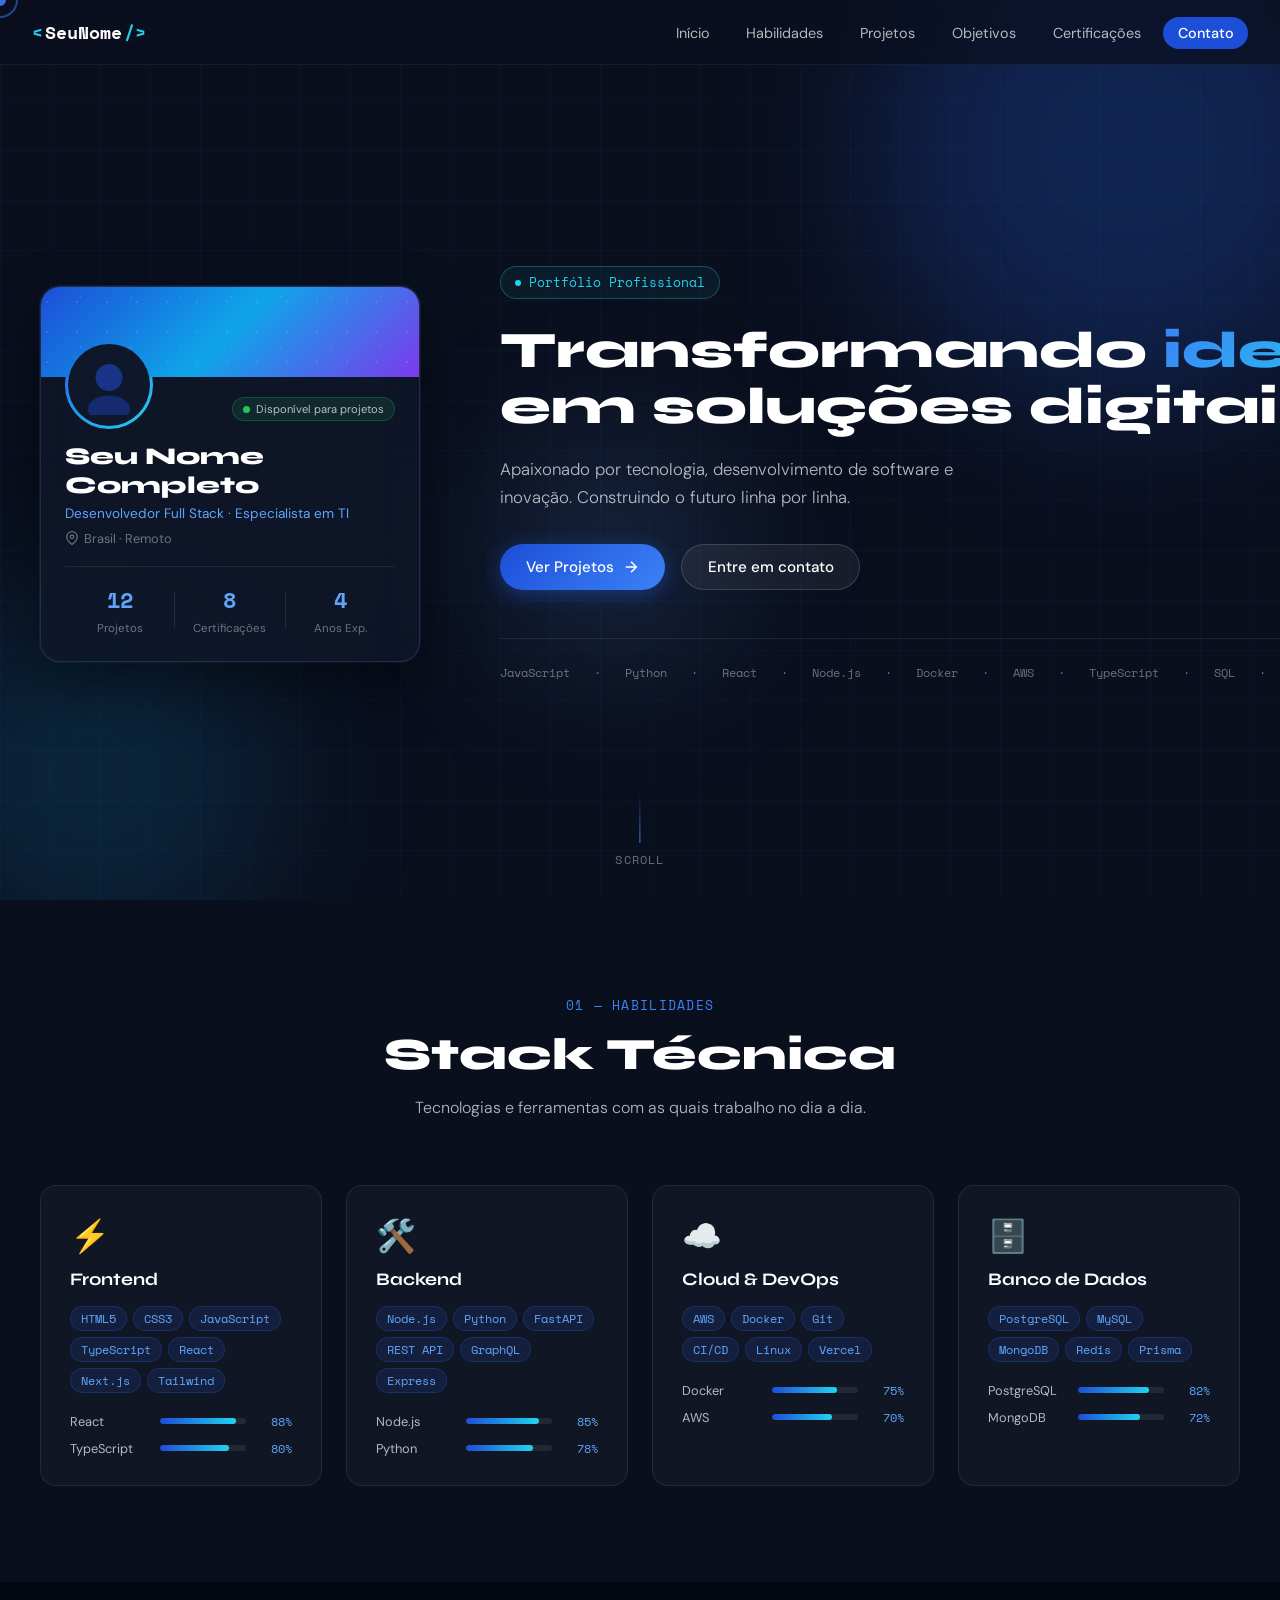
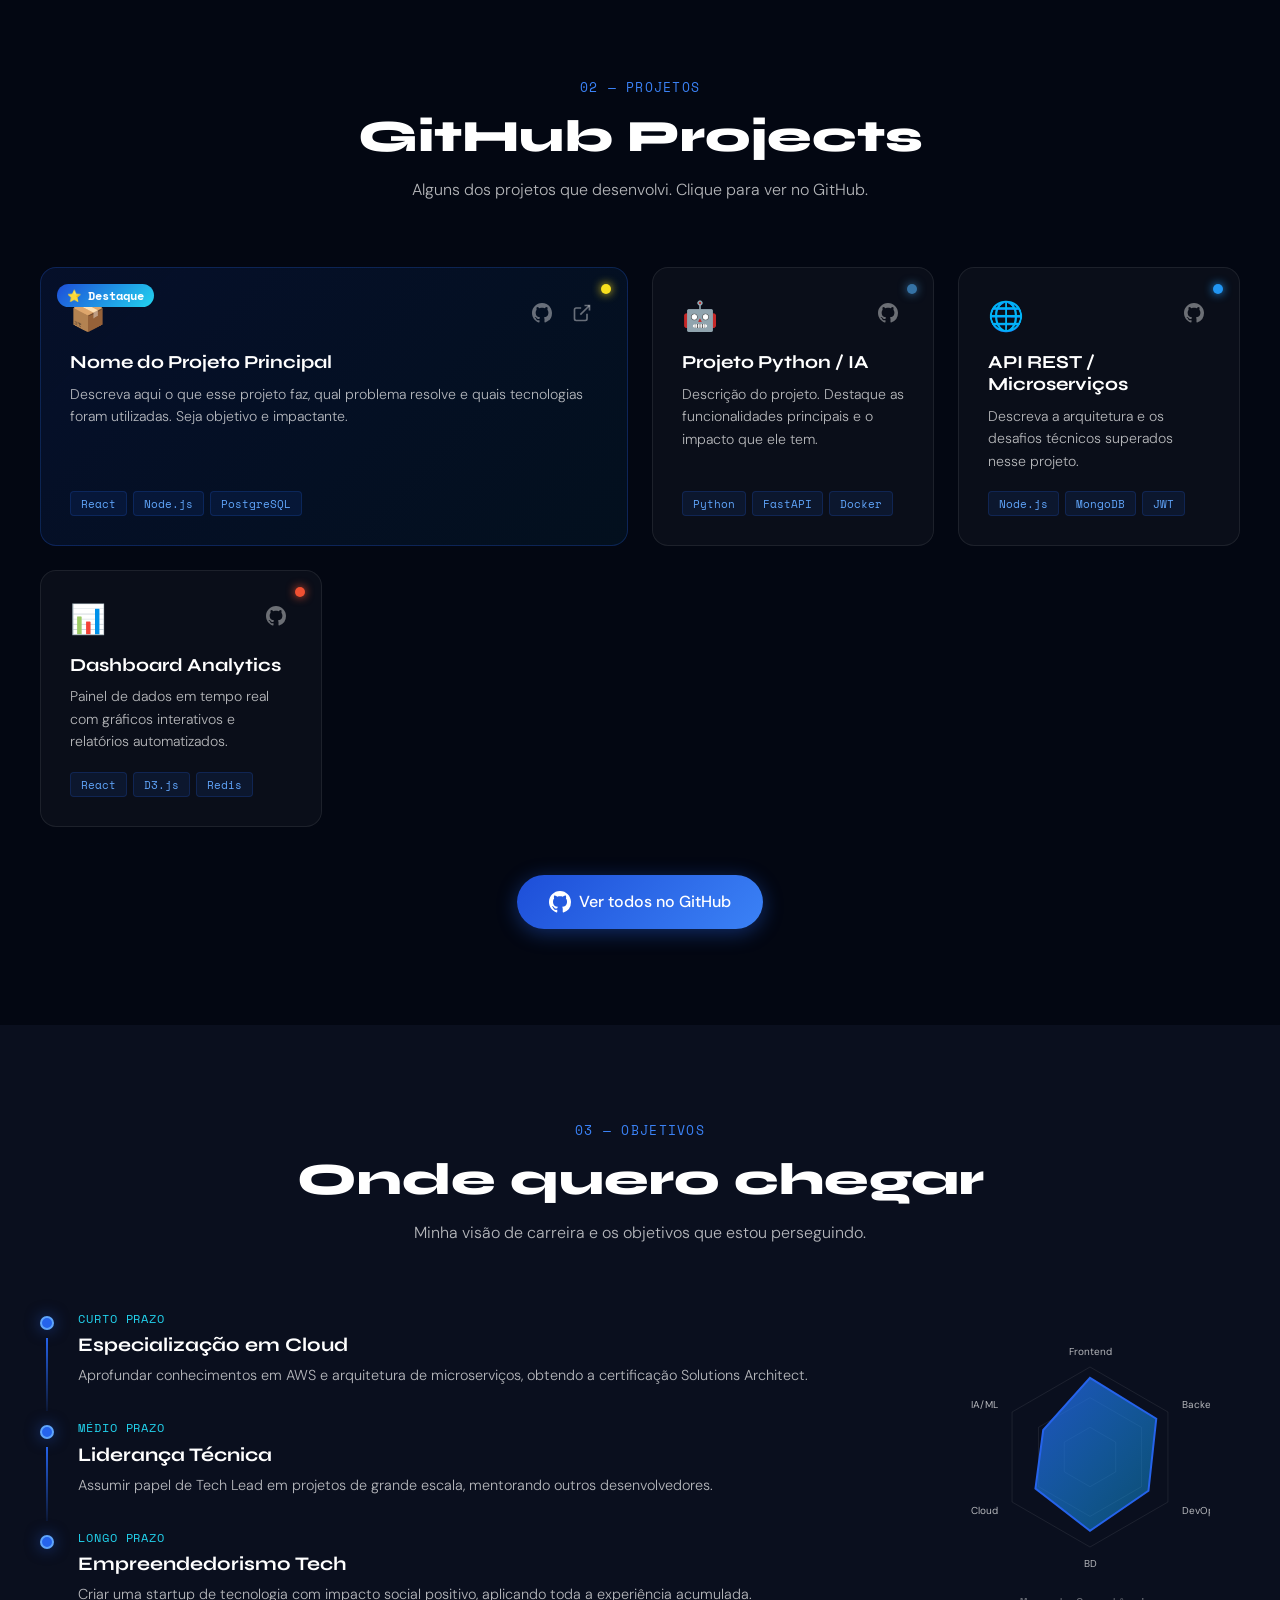
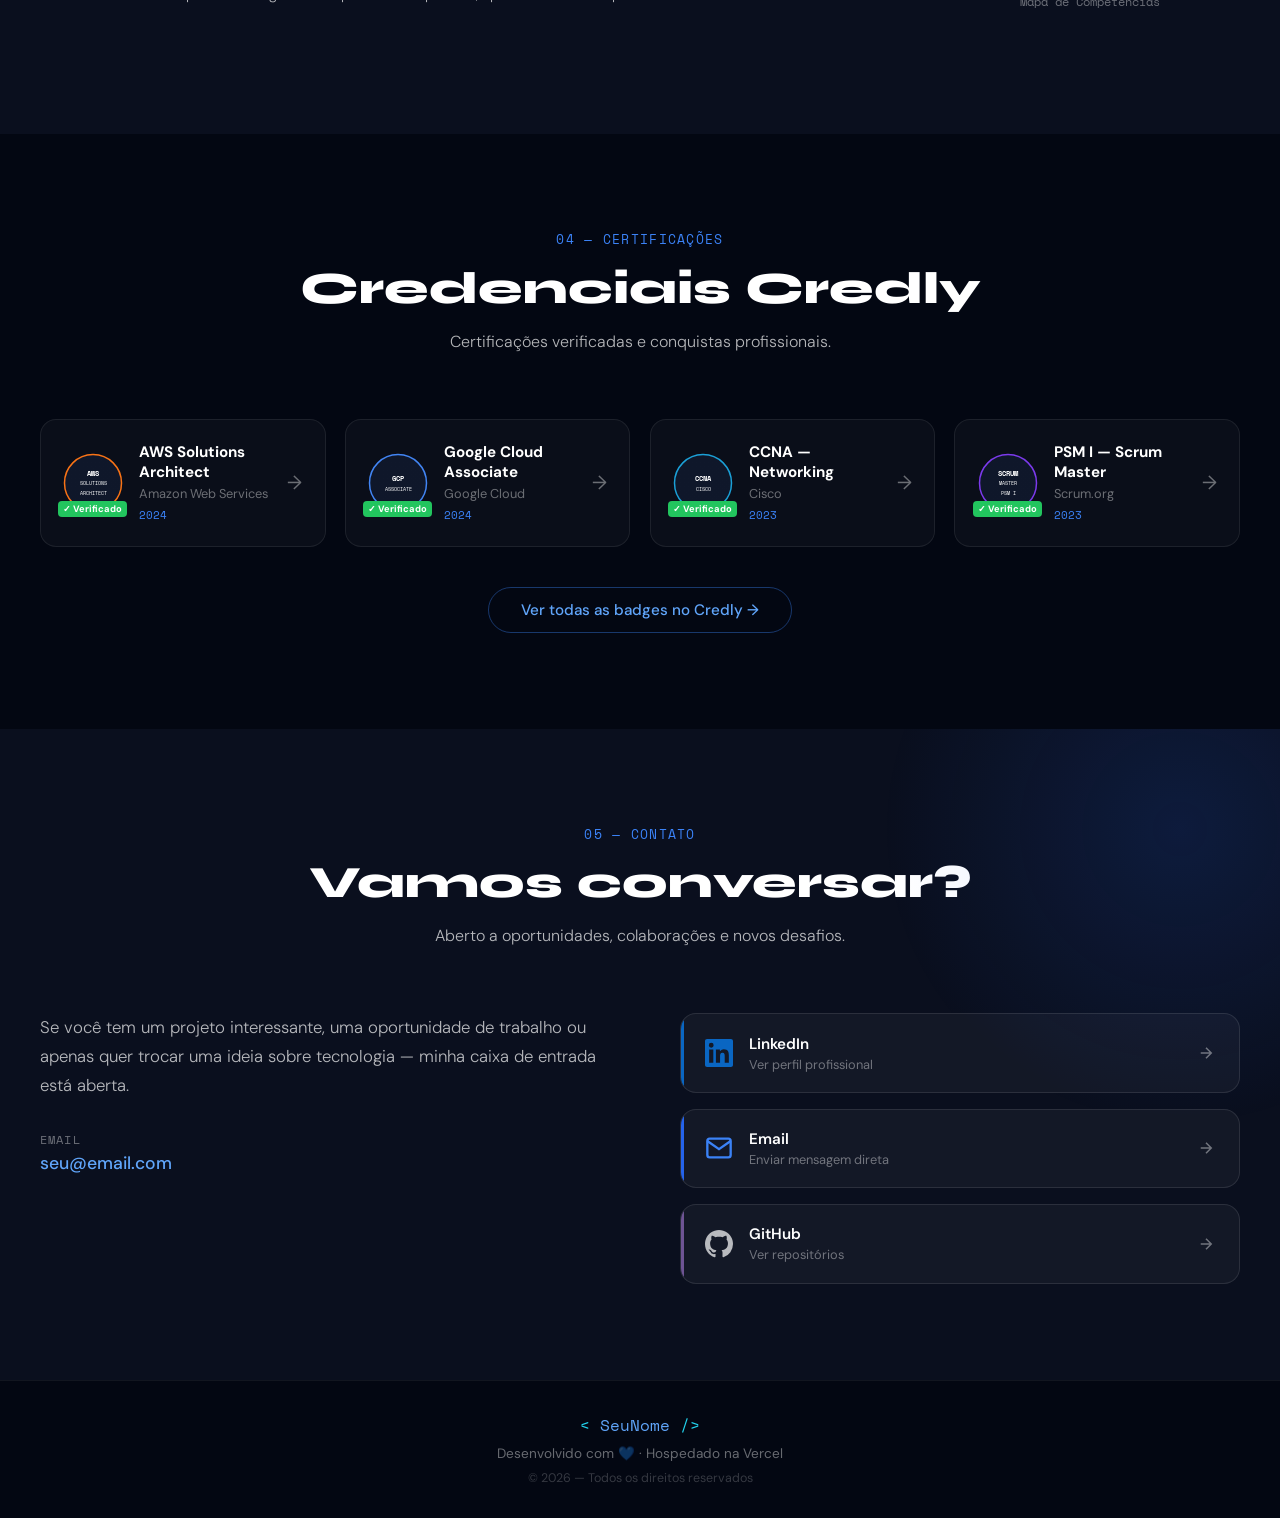
<file: index.html>
<!DOCTYPE html>
<html lang="pt-BR">
<head>
  <meta charset="UTF-8" />
  <meta name="viewport" content="width=device-width, initial-scale=1.0" />
  <title id="pageTitle">Portfólio</title>
  <link rel="preconnect" href="https://fonts.googleapis.com" />
  <link rel="preconnect" href="https://fonts.gstatic.com" crossorigin />
  <link href="https://fonts.googleapis.com/css2?family=Space+Mono:wght@400;700&family=Syne:wght@400;600;700;800&family=DM+Sans:ital,wght@0,300;0,400;0,500;1,300&display=swap" rel="stylesheet" />
  <link rel="stylesheet" href="style.css" />
  <script src="config.js"></script>
</head>
<body>

  <div class="cursor" id="cursor"></div>
  <div class="cursor-trail" id="cursorTrail"></div>

  <!-- NAVBAR -->
  <nav class="navbar" id="navbar">
    <div class="nav-logo">
      <span class="logo-bracket">&lt;</span>
      <span class="logo-name" id="navName"></span>
      <span class="logo-bracket">/&gt;</span>
    </div>
    <ul class="nav-links">
      <li><a href="#hero"           class="nav-link">Início</a></li>
      <li><a href="#skills"         class="nav-link">Habilidades</a></li>
      <li><a href="#projects"       class="nav-link">Projetos</a></li>
      <li><a href="#goals"          class="nav-link">Objetivos</a></li>
      <li><a href="#certifications" class="nav-link">Certificações</a></li>
      <li><a href="#contact"        class="nav-link nav-cta">Contato</a></li>
    </ul>
    <button class="hamburger" id="hamburger" aria-label="Menu">
      <span></span><span></span><span></span>
    </button>
  </nav>

  <!-- HERO -->
  <section class="hero" id="hero">
    <div class="hero-bg-grid"></div>
    <div class="hero-orb hero-orb-1"></div>
    <div class="hero-orb hero-orb-2"></div>
    <div class="hero-orb hero-orb-3"></div>
    <div class="hero-content">

      <div class="profile-card" id="profileCard">
        <div class="profile-banner"><div class="banner-pattern"></div></div>
        <div class="profile-avatar-wrap">
          <div class="avatar-ring">
            <div class="avatar-inner" id="avatarInner"></div>
          </div>
          <div class="status-badge">
            <span class="status-dot"></span>
            <span id="profileStatus"></span>
          </div>
        </div>
        <div class="profile-info">
          <h1 class="profile-name"  id="profileName"></h1>
          <p  class="profile-title" id="profileTitle"></p>
          <p  class="profile-location">
            <svg viewBox="0 0 24 24" fill="none" stroke="currentColor" stroke-width="2" width="14" height="14">
              <path d="M21 10c0 7-9 13-9 13s-9-6-9-13a9 9 0 0118 0z"/>
              <circle cx="12" cy="10" r="3"/>
            </svg>
            <span id="profileLocation"></span>
          </p>
          <div class="profile-stats">
            <div class="stat"><span class="stat-num" id="statProjects"></span><span class="stat-label">Projetos</span></div>
            <div class="stat-divider"></div>
            <div class="stat"><span class="stat-num" id="statCerts"></span><span class="stat-label">Certificações</span></div>
            <div class="stat-divider"></div>
            <div class="stat"><span class="stat-num" id="statYears"></span><span class="stat-label">Anos Exp.</span></div>
          </div>
        </div>
      </div>

      <div class="hero-text">
        <div class="hero-tag"><span class="tag-dot"></span>Portfólio Profissional</div>
        <h2 class="hero-headline" id="heroHeadline"></h2>
        <p  class="hero-sub"      id="heroSub"></p>
        <div class="hero-actions">
          <a href="#projects" class="btn btn-primary">
            <span>Ver Projetos</span>
            <svg viewBox="0 0 24 24" fill="none" stroke="currentColor" stroke-width="2" width="18"><path d="M5 12h14M12 5l7 7-7 7"/></svg>
          </a>
          <a href="#contact" class="btn btn-ghost">Entre em contato</a>
        </div>
        <div class="tech-ticker">
          <div class="ticker-track" id="tickerTrack"></div>
        </div>
      </div>
    </div>
    <div class="scroll-hint">
      <div class="scroll-line"></div>
      <span>scroll</span>
    </div>
  </section>

  <!-- HABILIDADES -->
  <section class="section" id="skills">
    <div class="container">
      <div class="section-header">
        <div class="section-tag">01 — Habilidades</div>
        <h2 class="section-title">Stack Técnica</h2>
        <p class="section-desc">Tecnologias e ferramentas com as quais trabalho no dia a dia.</p>
      </div>
      <div class="skills-grid" id="skillsGrid"></div>
    </div>
  </section>

  <!-- PROJETOS -->
  <section class="section section-dark" id="projects">
    <div class="container">
      <div class="section-header">
        <div class="section-tag">02 — Projetos</div>
        <h2 class="section-title">GitHub Projects</h2>
        <p class="section-desc">Alguns dos projetos que desenvolvi. Clique para ver no GitHub.</p>
      </div>
      <div class="projects-grid" id="projectsGrid"></div>
      <div class="projects-cta">
        <a id="githubAllBtn" href="#" target="_blank" class="btn btn-primary btn-lg">
          <svg viewBox="0 0 24 24" fill="currentColor" width="22"><path d="M12 0C5.37 0 0 5.37 0 12c0 5.31 3.435 9.795 8.205 11.385.6.105.825-.255.825-.57 0-.285-.015-1.23-.015-2.235-3.015.555-3.795-.735-4.035-1.41-.135-.345-.72-1.41-1.23-1.695-.42-.225-1.02-.78-.015-.795.945-.015 1.62.87 1.845 1.23 1.08 1.815 2.805 1.305 3.495.99.105-.78.42-1.305.765-1.605-2.67-.3-5.46-1.335-5.46-5.925 0-1.305.465-2.385 1.23-3.225-.12-.3-.54-1.53.12-3.18 0 0 1.005-.315 3.3 1.23.96-.27 1.98-.405 3-.405s2.04.135 3 .405c2.295-1.56 3.3-1.23 3.3-1.23.66 1.65.24 2.88.12 3.18.765.84 1.23 1.905 1.23 3.225 0 4.605-2.805 5.625-5.475 5.925.435.375.81 1.095.81 2.22 0 1.605-.015 2.895-.015 3.3 0 .315.225.69.825.57A12.02 12.02 0 0024 12c0-6.63-5.37-12-12-12z"/></svg>
          Ver todos no GitHub
        </a>
      </div>
    </div>
  </section>

  <!-- OBJETIVOS -->
  <section class="section" id="goals">
    <div class="container">
      <div class="section-header">
        <div class="section-tag">03 — Objetivos</div>
        <h2 class="section-title">Onde quero chegar</h2>
        <p class="section-desc">Minha visão de carreira e os objetivos que estou perseguindo.</p>
      </div>
      <div class="goals-layout">
        <div class="goals-timeline" id="goalsTimeline"></div>
        <div class="goals-visual">
          <div class="radar-wrap">
            <svg class="radar-chart" viewBox="0 0 240 240" id="radarSvg"></svg>
            <div class="radar-label">Mapa de Competências</div>
          </div>
        </div>
      </div>
    </div>
  </section>

  <!-- CERTIFICAÇÕES -->
  <section class="section section-dark" id="certifications">
    <div class="container">
      <div class="section-header">
        <div class="section-tag">04 — Certificações</div>
        <h2 class="section-title">Credenciais Credly</h2>
        <p class="section-desc">Certificações verificadas e conquistas profissionais.</p>
      </div>
      <div class="certs-grid" id="certsGrid"></div>
      <div class="certs-cta">
        <a id="credlyAllBtn" href="#" target="_blank" class="btn btn-outline">
          Ver todas as badges no Credly →
        </a>
      </div>
    </div>
  </section>

  <!-- CONTATO -->
  <section class="section contact-section" id="contact">
    <div class="contact-bg-orb"></div>
    <div class="container">
      <div class="section-header">
        <div class="section-tag">05 — Contato</div>
        <h2 class="section-title">Vamos conversar?</h2>
        <p class="section-desc">Aberto a oportunidades, colaborações e novos desafios.</p>
      </div>
      <div class="contact-layout">
        <div class="contact-info">
          <p class="contact-intro">
            Se você tem um projeto interessante, uma oportunidade de trabalho ou apenas quer trocar uma ideia sobre tecnologia — minha caixa de entrada está aberta.
          </p>
          <div class="contact-email-display">
            <span class="email-label">Email</span>
            <a id="emailLink" href="#" class="email-link"></a>
          </div>
        </div>
        <div class="contact-buttons">

          <a id="linkedinBtn" href="#" target="_blank" class="contact-btn linkedin-btn">
            <div class="contact-btn-icon">
              <svg viewBox="0 0 24 24" fill="currentColor" width="28" height="28"><path d="M20.447 20.452h-3.554v-5.569c0-1.328-.027-3.037-1.852-3.037-1.853 0-2.136 1.445-2.136 2.939v5.667H9.351V9h3.414v1.561h.046c.477-.9 1.637-1.85 3.37-1.85 3.601 0 4.267 2.37 4.267 5.455v6.286zM5.337 7.433a2.062 2.062 0 01-2.063-2.065 2.064 2.064 0 112.063 2.065zm1.782 13.019H3.555V9h3.564v11.452zM22.225 0H1.771C.792 0 0 .774 0 1.729v20.542C0 23.227.792 24 1.771 24h20.451C23.2 24 24 23.227 24 22.271V1.729C24 .774 23.2 0 22.222 0h.003z"/></svg>
            </div>
            <div class="contact-btn-text">
              <span class="contact-btn-label">LinkedIn</span>
              <span class="contact-btn-sub">Ver perfil profissional</span>
            </div>
            <svg viewBox="0 0 24 24" fill="none" stroke="currentColor" stroke-width="2" width="18" class="contact-btn-arrow"><path d="M5 12h14M12 5l7 7-7 7"/></svg>
          </a>

          <a id="emailBtn" href="#" class="contact-btn email-btn">
            <div class="contact-btn-icon">
              <svg viewBox="0 0 24 24" fill="none" stroke="currentColor" stroke-width="2" width="28" height="28">
                <path d="M4 4h16c1.1 0 2 .9 2 2v12c0 1.1-.9 2-2 2H4c-1.1 0-2-.9-2-2V6c0-1.1.9-2 2-2z"/>
                <polyline points="22,6 12,13 2,6"/>
              </svg>
            </div>
            <div class="contact-btn-text">
              <span class="contact-btn-label">Email</span>
              <span class="contact-btn-sub">Enviar mensagem direta</span>
            </div>
            <svg viewBox="0 0 24 24" fill="none" stroke="currentColor" stroke-width="2" width="18" class="contact-btn-arrow"><path d="M5 12h14M12 5l7 7-7 7"/></svg>
          </a>

          <a id="githubBtn" href="#" target="_blank" class="contact-btn github-btn">
            <div class="contact-btn-icon">
              <svg viewBox="0 0 24 24" fill="currentColor" width="28" height="28"><path d="M12 0C5.37 0 0 5.37 0 12c0 5.31 3.435 9.795 8.205 11.385.6.105.825-.255.825-.57 0-.285-.015-1.23-.015-2.235-3.015.555-3.795-.735-4.035-1.41-.135-.345-.72-1.41-1.23-1.695-.42-.225-1.02-.78-.015-.795.945-.015 1.62.87 1.845 1.23 1.08 1.815 2.805 1.305 3.495.99.105-.78.42-1.305.765-1.605-2.67-.3-5.46-1.335-5.46-5.925 0-1.305.465-2.385 1.23-3.225-.12-.3-.54-1.53.12-3.18 0 0 1.005-.315 3.3 1.23.96-.27 1.98-.405 3-.405s2.04.135 3 .405c2.295-1.56 3.3-1.23 3.3-1.23.66 1.65.24 2.88.12 3.18.765.84 1.23 1.905 1.23 3.225 0 4.605-2.805 5.625-5.475 5.925.435.375.81 1.095.81 2.22 0 1.605-.015 2.895-.015 3.3 0 .315.225.69.825.57A12.02 12.02 0 0024 12c0-6.63-5.37-12-12-12z"/></svg>
            </div>
            <div class="contact-btn-text">
              <span class="contact-btn-label">GitHub</span>
              <span class="contact-btn-sub">Ver repositórios</span>
            </div>
            <svg viewBox="0 0 24 24" fill="none" stroke="currentColor" stroke-width="2" width="18" class="contact-btn-arrow"><path d="M5 12h14M12 5l7 7-7 7"/></svg>
          </a>

        </div>
      </div>
    </div>
  </section>

  <!-- FOOTER -->
  <footer class="footer">
    <div class="container">
      <div class="footer-inner">
        <div class="footer-logo">
          <span class="logo-bracket">&lt;</span>
          <span id="footerName"></span>
          <span class="logo-bracket">/&gt;</span>
        </div>
        <p class="footer-text">Desenvolvido com 💙 · Hospedado na Vercel</p>
        <p class="footer-copy">© <span id="footerYear"></span> — Todos os direitos reservados</p>
      </div>
    </div>
  </footer>

  <script src="script.js"></script>
</body>
</html>
</file>
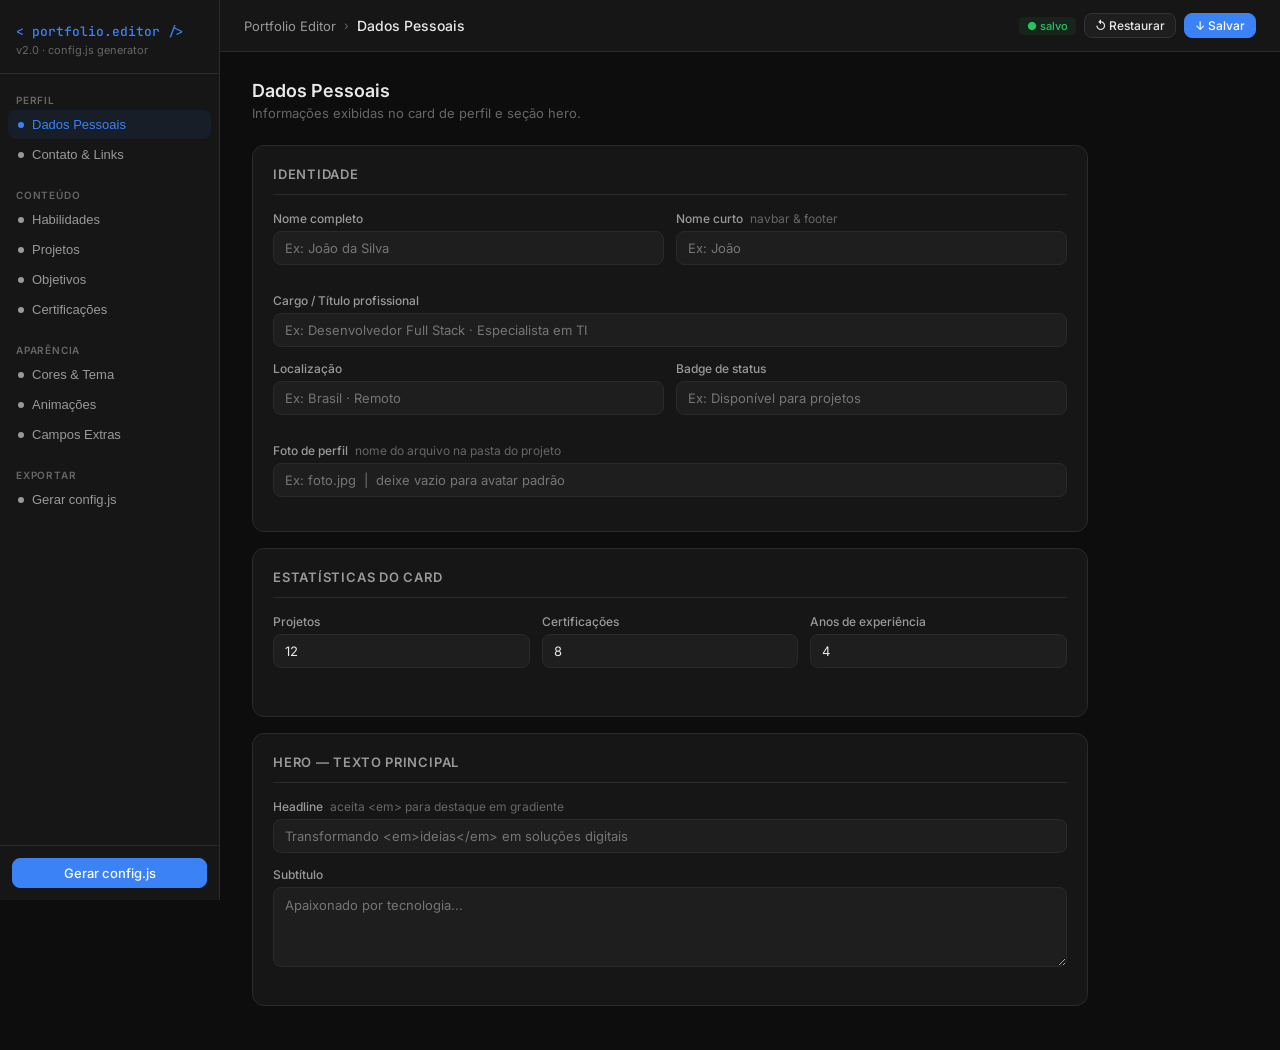
<file: editor.html>
<!DOCTYPE html>
<html lang="pt-BR">
<head>
  <meta charset="UTF-8" />
  <meta name="viewport" content="width=device-width, initial-scale=1.0" />
  <title>Portfolio Editor</title>
  <link rel="preconnect" href="https://fonts.googleapis.com" />
  <link href="https://fonts.googleapis.com/css2?family=Inter:wght@400;500;600&family=JetBrains+Mono:wght@400;500&display=swap" rel="stylesheet" />
  <style>
    *, *::before, *::after { box-sizing: border-box; margin: 0; padding: 0; }

    :root {
      --bg:        #0d0d0d;
      --surface:   #161616;
      --surface2:  #1e1e1e;
      --surface3:  #252525;
      --border:    #2a2a2a;
      --border2:   #333;
      --text:      #e8e8e8;
      --text2:     #999;
      --text3:     #666;
      --accent:    #3b82f6;
      --accent2:   #1d4ed8;
      --accent-bg: rgba(59,130,246,0.08);
      --green:     #22c55e;
      --green-bg:  rgba(34,197,94,0.08);
      --red:       #ef4444;
      --red-bg:    rgba(239,68,68,0.08);
      --amber:     #f59e0b;
      --amber-bg:  rgba(245,158,11,0.08);
      --radius:    8px;
      --radius-lg: 12px;
      --mono:      'JetBrains Mono', monospace;
      --sans:      'Inter', sans-serif;
    }

    html { scroll-behavior: smooth; }

    body {
      font-family: var(--sans);
      background: var(--bg);
      color: var(--text);
      min-height: 100vh;
      display: flex;
    }

    /* ── SIDEBAR ── */
    .sidebar {
      width: 220px;
      min-height: 100vh;
      background: var(--surface);
      border-right: 1px solid var(--border);
      display: flex;
      flex-direction: column;
      position: sticky;
      top: 0;
      height: 100vh;
      overflow-y: auto;
      flex-shrink: 0;
    }

    .sidebar-logo {
      padding: 20px 16px 16px;
      border-bottom: 1px solid var(--border);
    }
    .sidebar-logo span {
      font-family: var(--mono);
      font-size: 13px;
      color: var(--accent);
      font-weight: 500;
    }
    .sidebar-logo p {
      font-size: 11px;
      color: var(--text3);
      margin-top: 3px;
    }

    .sidebar-nav { padding: 12px 8px; flex: 1; }
    .nav-section-label {
      font-size: 10px;
      font-weight: 600;
      letter-spacing: 0.08em;
      text-transform: uppercase;
      color: var(--text3);
      padding: 8px 8px 4px;
    }

    .nav-item {
      display: flex;
      align-items: center;
      gap: 8px;
      padding: 7px 10px;
      border-radius: var(--radius);
      cursor: pointer;
      font-size: 13px;
      color: var(--text2);
      transition: all 0.15s;
      margin-bottom: 1px;
      border: none;
      background: none;
      width: 100%;
      text-align: left;
    }
    .nav-item:hover { background: var(--surface2); color: var(--text); }
    .nav-item.active { background: var(--accent-bg); color: var(--accent); }
    .nav-dot {
      width: 6px; height: 6px;
      border-radius: 50%;
      background: currentColor;
      flex-shrink: 0;
    }

    .sidebar-footer {
      padding: 12px;
      border-top: 1px solid var(--border);
    }

    /* ── MAIN ── */
    .main {
      flex: 1;
      display: flex;
      flex-direction: column;
      min-width: 0;
    }

    /* ── TOPBAR ── */
    .topbar {
      height: 52px;
      background: var(--surface);
      border-bottom: 1px solid var(--border);
      display: flex;
      align-items: center;
      justify-content: space-between;
      padding: 0 24px;
      position: sticky;
      top: 0;
      z-index: 10;
    }
    .topbar-left {
      display: flex;
      align-items: center;
      gap: 8px;
      font-size: 13px;
      color: var(--text2);
    }
    .topbar-left strong { color: var(--text); font-weight: 500; font-size: 14px; }
    .breadcrumb-sep { color: var(--text3); font-size: 12px; }
    .topbar-right { display: flex; align-items: center; gap: 8px; }

    /* ── BUTTONS ── */
    .btn {
      display: inline-flex;
      align-items: center;
      gap: 6px;
      padding: 6px 14px;
      border-radius: var(--radius);
      font-family: var(--sans);
      font-size: 13px;
      font-weight: 500;
      cursor: pointer;
      transition: all 0.15s;
      border: 1px solid var(--border2);
      background: var(--surface2);
      color: var(--text);
    }
    .btn:hover { background: var(--surface3); border-color: #444; }
    .btn:active { transform: scale(0.98); }
    .btn-primary {
      background: var(--accent);
      border-color: var(--accent);
      color: #fff;
    }
    .btn-primary:hover { background: var(--accent2); border-color: var(--accent2); }
    .btn-danger {
      background: var(--red-bg);
      border-color: transparent;
      color: var(--red);
    }
    .btn-danger:hover { background: rgba(239,68,68,0.15); }
    .btn-ghost {
      background: transparent;
      border-color: transparent;
      color: var(--text2);
    }
    .btn-ghost:hover { background: var(--surface2); color: var(--text); }
    .btn-sm { padding: 4px 10px; font-size: 12px; }
    .btn-icon {
      padding: 6px;
      min-width: 30px;
      justify-content: center;
    }

    /* ── CONTENT ── */
    .content { padding: 28px 32px; max-width: 900px; }

    /* ── SECTIONS ── */
    .editor-section {
      display: none;
      animation: fadeSection 0.2s ease;
    }
    .editor-section.active { display: block; }
    @keyframes fadeSection { from { opacity: 0; transform: translateY(6px); } to { opacity: 1; transform: none; } }

    .section-title {
      font-size: 18px;
      font-weight: 600;
      color: var(--text);
      margin-bottom: 4px;
    }
    .section-desc {
      font-size: 13px;
      color: var(--text3);
      margin-bottom: 24px;
    }

    /* ── CARDS ── */
    .card {
      background: var(--surface);
      border: 1px solid var(--border);
      border-radius: var(--radius-lg);
      padding: 20px;
      margin-bottom: 16px;
    }
    .card-title {
      font-size: 13px;
      font-weight: 600;
      color: var(--text2);
      text-transform: uppercase;
      letter-spacing: 0.06em;
      margin-bottom: 16px;
      padding-bottom: 12px;
      border-bottom: 1px solid var(--border);
    }

    /* ── FORM ELEMENTS ── */
    .field { margin-bottom: 14px; }
    .field-row {
      display: grid;
      grid-template-columns: 1fr 1fr;
      gap: 12px;
      margin-bottom: 14px;
    }
    .field-row.trio { grid-template-columns: 1fr 1fr 1fr; }

    label {
      display: block;
      font-size: 12px;
      font-weight: 500;
      color: var(--text2);
      margin-bottom: 5px;
    }
    label .hint {
      font-weight: 400;
      color: var(--text3);
      margin-left: 4px;
    }

    input[type="text"],
    input[type="email"],
    input[type="url"],
    input[type="number"],
    textarea,
    select {
      width: 100%;
      background: var(--surface2);
      border: 1px solid var(--border);
      border-radius: var(--radius);
      color: var(--text);
      font-family: var(--sans);
      font-size: 13px;
      padding: 8px 11px;
      transition: border-color 0.15s, box-shadow 0.15s;
      outline: none;
    }
    input:focus, textarea:focus, select:focus {
      border-color: var(--accent);
      box-shadow: 0 0 0 3px rgba(59,130,246,0.12);
    }
    textarea { resize: vertical; min-height: 80px; line-height: 1.5; }
    select option { background: var(--surface2); }

    input[type="color"] {
      width: 44px; height: 34px;
      padding: 2px;
      border-radius: var(--radius);
      border: 1px solid var(--border);
      background: var(--surface2);
      cursor: pointer;
    }

    .color-field {
      display: flex;
      align-items: center;
      gap: 8px;
    }
    .color-field input[type="text"] { flex: 1; font-family: var(--mono); }

    input[type="range"] {
      width: 100%;
      accent-color: var(--accent);
      height: 4px;
    }
    .range-row {
      display: flex;
      align-items: center;
      gap: 10px;
      margin-bottom: 14px;
    }
    .range-row label { margin: 0; min-width: 130px; }
    .range-val {
      font-family: var(--mono);
      font-size: 12px;
      color: var(--accent);
      min-width: 36px;
      text-align: right;
    }

    /* ── TOGGLE ── */
    .toggle-row {
      display: flex;
      align-items: center;
      justify-content: space-between;
      padding: 10px 0;
      border-bottom: 1px solid var(--border);
    }
    .toggle-row:last-child { border-bottom: none; }
    .toggle-info { font-size: 13px; }
    .toggle-info small { display: block; color: var(--text3); font-size: 11px; margin-top: 1px; }

    .toggle {
      position: relative;
      width: 36px; height: 20px;
      flex-shrink: 0;
    }
    .toggle input { opacity: 0; width: 0; height: 0; }
    .toggle-track {
      position: absolute;
      inset: 0;
      background: var(--border2);
      border-radius: 10px;
      cursor: pointer;
      transition: background 0.2s;
    }
    .toggle-track::after {
      content: '';
      position: absolute;
      width: 14px; height: 14px;
      background: #fff;
      border-radius: 50%;
      top: 3px; left: 3px;
      transition: transform 0.2s;
    }
    .toggle input:checked + .toggle-track { background: var(--accent); }
    .toggle input:checked + .toggle-track::after { transform: translateX(16px); }

    /* ── TAGS / CHIPS ── */
    .chip-wrap {
      display: flex;
      flex-wrap: wrap;
      gap: 6px;
      padding: 8px;
      background: var(--surface2);
      border: 1px solid var(--border);
      border-radius: var(--radius);
      min-height: 42px;
      align-items: flex-start;
    }
    .chip {
      display: inline-flex;
      align-items: center;
      gap: 5px;
      background: var(--surface3);
      border: 1px solid var(--border2);
      border-radius: 6px;
      padding: 3px 8px 3px 10px;
      font-size: 12px;
      color: var(--text);
      animation: chipIn 0.15s ease;
    }
    @keyframes chipIn { from { opacity: 0; transform: scale(0.85); } to { opacity: 1; transform: none; } }
    .chip-del {
      background: none;
      border: none;
      color: var(--text3);
      cursor: pointer;
      font-size: 14px;
      line-height: 1;
      padding: 0;
      transition: color 0.1s;
    }
    .chip-del:hover { color: var(--red); }
    .chip-input {
      background: none;
      border: none;
      outline: none;
      font-size: 12px;
      color: var(--text);
      font-family: var(--sans);
      min-width: 80px;
      flex: 1;
      padding: 3px 4px;
    }

    /* ── REPEATER (lista dinâmica de itens) ── */
    .repeater { display: flex; flex-direction: column; gap: 10px; }
    .repeater-item {
      background: var(--surface2);
      border: 1px solid var(--border);
      border-radius: var(--radius-lg);
      overflow: hidden;
      animation: chipIn 0.18s ease;
    }
    .repeater-header {
      display: flex;
      align-items: center;
      padding: 10px 14px;
      cursor: pointer;
      gap: 10px;
    }
    .repeater-header:hover { background: var(--surface3); }
    .rep-index {
      width: 22px; height: 22px;
      background: var(--surface3);
      border-radius: 6px;
      font-size: 11px;
      font-family: var(--mono);
      color: var(--text3);
      display: flex; align-items: center; justify-content: center;
      flex-shrink: 0;
    }
    .rep-label { flex: 1; font-size: 13px; font-weight: 500; }
    .rep-actions { display: flex; gap: 4px; }
    .repeater-body {
      padding: 14px;
      border-top: 1px solid var(--border);
      display: none;
    }
    .repeater-body.open { display: block; }

    /* ── PROGRESS BAR (0–100 input) ── */
    .pct-input-row {
      display: flex; align-items: center; gap: 8px;
    }
    .pct-input-row input[type="number"] {
      width: 60px;
      text-align: center;
      font-family: var(--mono);
    }
    .pct-bar-wrap {
      flex: 1;
      height: 4px;
      background: var(--border2);
      border-radius: 2px;
      overflow: hidden;
    }
    .pct-bar { height: 100%; background: var(--accent); border-radius: 2px; transition: width 0.3s; }

    /* ── OUTPUT ── */
    .output-box {
      background: var(--surface2);
      border: 1px solid var(--border);
      border-radius: var(--radius-lg);
      overflow: hidden;
    }
    .output-topbar {
      display: flex;
      align-items: center;
      justify-content: space-between;
      padding: 10px 14px;
      border-bottom: 1px solid var(--border);
    }
    .output-title { font-size: 12px; color: var(--text3); font-family: var(--mono); }
    .output-code {
      font-family: var(--mono);
      font-size: 12px;
      color: #a5f3fc;
      padding: 16px;
      white-space: pre;
      overflow-x: auto;
      line-height: 1.6;
      max-height: 500px;
      overflow-y: auto;
    }

    /* ── TOAST ── */
    .toast-wrap {
      position: fixed;
      bottom: 24px; right: 24px;
      display: flex; flex-direction: column; gap: 8px;
      z-index: 999;
    }
    .toast {
      background: var(--surface3);
      border: 1px solid var(--border2);
      border-radius: var(--radius);
      padding: 10px 16px;
      font-size: 13px;
      display: flex; align-items: center; gap: 8px;
      animation: toastIn 0.2s ease;
      min-width: 220px;
    }
    @keyframes toastIn { from { opacity: 0; transform: translateY(10px); } to { opacity: 1; transform: none; } }
    .toast.success { border-color: rgba(34,197,94,0.3); }
    .toast.success .toast-dot { background: var(--green); }
    .toast.error { border-color: rgba(239,68,68,0.3); }
    .toast.error .toast-dot { background: var(--red); }
    .toast-dot { width: 7px; height: 7px; border-radius: 50%; flex-shrink: 0; }

    /* ── BADGE ── */
    .badge {
      display: inline-block;
      font-size: 11px;
      font-weight: 500;
      padding: 2px 8px;
      border-radius: 5px;
    }
    .badge-blue  { background: var(--accent-bg); color: var(--accent); }
    .badge-green { background: var(--green-bg);  color: var(--green); }
    .badge-amber { background: var(--amber-bg);  color: var(--amber); }

    /* ── DIVIDER ── */
    .divider { height: 1px; background: var(--border); margin: 20px 0; }

    /* ── CUSTOM FIELDS ── */
    .custom-field-row {
      display: flex; align-items: flex-start; gap: 8px;
      padding: 10px;
      background: var(--surface2);
      border: 1px solid var(--border);
      border-radius: var(--radius);
      margin-bottom: 8px;
      animation: chipIn 0.15s ease;
    }
    .custom-field-row > .field { flex: 1; margin: 0; }

    /* ── RESPONSIVE ── */
    @media (max-width: 720px) {
      .sidebar { display: none; }
      .field-row, .field-row.trio { grid-template-columns: 1fr; }
      .content { padding: 20px 16px; }
    }
  </style>
</head>
<body>

<!-- SIDEBAR -->
<aside class="sidebar">
  <div class="sidebar-logo">
    <span>&lt; portfolio.editor /&gt;</span>
    <p>v2.0 · config.js generator</p>
  </div>
  <nav class="sidebar-nav">
    <div class="nav-section-label">Perfil</div>
    <button class="nav-item active" onclick="goTo('profile', this)">
      <span class="nav-dot"></span> Dados Pessoais
    </button>
    <button class="nav-item" onclick="goTo('contact', this)">
      <span class="nav-dot"></span> Contato & Links
    </button>

    <div class="nav-section-label" style="margin-top:12px;">Conteúdo</div>
    <button class="nav-item" onclick="goTo('skills', this)">
      <span class="nav-dot"></span> Habilidades
    </button>
    <button class="nav-item" onclick="goTo('projects', this)">
      <span class="nav-dot"></span> Projetos
    </button>
    <button class="nav-item" onclick="goTo('goals', this)">
      <span class="nav-dot"></span> Objetivos
    </button>
    <button class="nav-item" onclick="goTo('certs', this)">
      <span class="nav-dot"></span> Certificações
    </button>

    <div class="nav-section-label" style="margin-top:12px;">Aparência</div>
    <button class="nav-item" onclick="goTo('theme', this)">
      <span class="nav-dot"></span> Cores & Tema
    </button>
    <button class="nav-item" onclick="goTo('animations', this)">
      <span class="nav-dot"></span> Animações
    </button>
    <button class="nav-item" onclick="goTo('custom', this)">
      <span class="nav-dot"></span> Campos Extras
    </button>

    <div class="nav-section-label" style="margin-top:12px;">Exportar</div>
    <button class="nav-item" onclick="goTo('export', this)">
      <span class="nav-dot"></span> Gerar config.js
    </button>
  </nav>
  <div class="sidebar-footer">
    <button class="btn btn-primary" style="width:100%;justify-content:center;" onclick="generateAndShow()">
      Gerar config.js
    </button>
  </div>
</aside>

<!-- MAIN -->
<div class="main">
  <div class="topbar">
    <div class="topbar-left">
      <span>Portfolio Editor</span>
      <span class="breadcrumb-sep">›</span>
      <strong id="topbarTitle">Dados Pessoais</strong>
    </div>
    <div class="topbar-right">
      <span class="badge badge-green" id="saveStatus">● salvo</span>
      <button class="btn btn-sm" onclick="loadFromStorage()">↺ Restaurar</button>
      <button class="btn btn-primary btn-sm" onclick="saveAll()">↓ Salvar</button>
    </div>
  </div>

  <div class="content">

    <!-- ──────────────── PERFIL ──────────────── -->
    <section class="editor-section active" id="sec-profile">
      <div class="section-title">Dados Pessoais</div>
      <div class="section-desc">Informações exibidas no card de perfil e seção hero.</div>

      <div class="card">
        <div class="card-title">Identidade</div>
        <div class="field-row">
          <div class="field">
            <label>Nome completo</label>
            <input type="text" id="p_name" placeholder="Ex: João da Silva" />
          </div>
          <div class="field">
            <label>Nome curto <span class="hint">navbar & footer</span></label>
            <input type="text" id="p_shortName" placeholder="Ex: João" />
          </div>
        </div>
        <div class="field">
          <label>Cargo / Título profissional</label>
          <input type="text" id="p_title" placeholder="Ex: Desenvolvedor Full Stack · Especialista em TI" />
        </div>
        <div class="field-row">
          <div class="field">
            <label>Localização</label>
            <input type="text" id="p_location" placeholder="Ex: Brasil · Remoto" />
          </div>
          <div class="field">
            <label>Badge de status</label>
            <input type="text" id="p_status" placeholder="Ex: Disponível para projetos" />
          </div>
        </div>
        <div class="field">
          <label>Foto de perfil <span class="hint">nome do arquivo na pasta do projeto</span></label>
          <input type="text" id="p_photo" placeholder="Ex: foto.jpg  |  deixe vazio para avatar padrão" />
        </div>
      </div>

      <div class="card">
        <div class="card-title">Estatísticas do card</div>
        <div class="field-row trio">
          <div class="field">
            <label>Projetos</label>
            <input type="number" id="p_statProjects" value="12" min="0" />
          </div>
          <div class="field">
            <label>Certificações</label>
            <input type="number" id="p_statCerts" value="8" min="0" />
          </div>
          <div class="field">
            <label>Anos de experiência</label>
            <input type="number" id="p_statYears" value="4" min="0" />
          </div>
        </div>
      </div>

      <div class="card">
        <div class="card-title">Hero — texto principal</div>
        <div class="field">
          <label>Headline <span class="hint">aceita &lt;em&gt; para destaque em gradiente</span></label>
          <input type="text" id="p_headline" placeholder="Transformando &lt;em&gt;ideias&lt;/em&gt; em soluções digitais" />
        </div>
        <div class="field">
          <label>Subtítulo</label>
          <textarea id="p_sub" placeholder="Apaixonado por tecnologia..."></textarea>
        </div>
      </div>
    </section>

    <!-- ──────────────── CONTATO ──────────────── -->
    <section class="editor-section" id="sec-contact">
      <div class="section-title">Contato & Links</div>
      <div class="section-desc">URLs usadas nos botões de contato e nav.</div>

      <div class="card">
        <div class="card-title">Redes & links</div>
        <div class="field">
          <label>GitHub</label>
          <input type="url" id="l_github" placeholder="https://github.com/seu-usuario" />
        </div>
        <div class="field">
          <label>LinkedIn</label>
          <input type="url" id="l_linkedin" placeholder="https://www.linkedin.com/in/seu-usuario" />
        </div>
        <div class="field">
          <label>Email</label>
          <input type="email" id="l_email" placeholder="seu@email.com" />
        </div>
        <div class="field">
          <label>Credly <span class="hint">página do seu perfil</span></label>
          <input type="url" id="l_credly" placeholder="https://www.credly.com/users/seu-usuario" />
        </div>
      </div>

      <div class="card">
        <div class="card-title">Ticker de tecnologias</div>
        <div class="field">
          <label>Techs <span class="hint">pressione Enter ou vírgula para adicionar</span></label>
          <div class="chip-wrap" id="ticker-chips" onclick="document.getElementById('ticker-input').focus()">
            <input class="chip-input" id="ticker-input" placeholder="Digite e pressione Enter..." />
          </div>
        </div>
      </div>
    </section>

    <!-- ──────────────── HABILIDADES ──────────────── -->
    <section class="editor-section" id="sec-skills">
      <div class="section-title">Habilidades Técnicas</div>
      <div class="section-desc">Categorias com tags e barras de proficiência.</div>

      <div id="skills-repeater" class="repeater"></div>
      <button class="btn" onclick="addSkill()" style="margin-top:4px;">
        + Adicionar categoria
      </button>
    </section>

    <!-- ──────────────── PROJETOS ──────────────── -->
    <section class="editor-section" id="sec-projects">
      <div class="section-title">Projetos GitHub</div>
      <div class="section-desc">Cards exibidos na seção de projetos.</div>

      <div id="projects-repeater" class="repeater"></div>
      <button class="btn" onclick="addProject()" style="margin-top:4px;">
        + Adicionar projeto
      </button>
    </section>

    <!-- ──────────────── OBJETIVOS ──────────────── -->
    <section class="editor-section" id="sec-goals">
      <div class="section-title">Objetivos de Carreira</div>
      <div class="section-desc">Timeline exibida na seção Objetivos.</div>

      <div id="goals-repeater" class="repeater"></div>
      <button class="btn" onclick="addGoal()" style="margin-top:4px;">
        + Adicionar objetivo
      </button>
    </section>

    <!-- ──────────────── CERTIFICAÇÕES ──────────────── -->
    <section class="editor-section" id="sec-certs">
      <div class="section-title">Certificações Credly</div>
      <div class="section-desc">Badges exibidos na seção de certificações.</div>

      <div id="certs-repeater" class="repeater"></div>
      <button class="btn" onclick="addCert()" style="margin-top:4px;">
        + Adicionar certificação
      </button>
    </section>

    <!-- ──────────────── CORES ──────────────── -->
    <section class="editor-section" id="sec-theme">
      <div class="section-title">Cores & Tema</div>
      <div class="section-desc">Paleta de cores usada em todo o portfólio.</div>

      <div class="card">
        <div class="card-title">Cores principais</div>
        <div class="field-row">
          <div class="field">
            <label>Cor de fundo principal</label>
            <div class="color-field">
              <input type="color" id="c_bg" value="#0a0f1e" oninput="syncColor('c_bg','c_bg_hex')" />
              <input type="text"  id="c_bg_hex" value="#0a0f1e" oninput="syncColorHex('c_bg_hex','c_bg')" />
            </div>
          </div>
          <div class="field">
            <label>Fundo das seções escuras</label>
            <div class="color-field">
              <input type="color" id="c_dark" value="#030712" oninput="syncColor('c_dark','c_dark_hex')" />
              <input type="text"  id="c_dark_hex" value="#030712" oninput="syncColorHex('c_dark_hex','c_dark')" />
            </div>
          </div>
        </div>
        <div class="field-row">
          <div class="field">
            <label>Azul principal (botões, CTAs)</label>
            <div class="color-field">
              <input type="color" id="c_blue600" value="#1d4ed8" oninput="syncColor('c_blue600','c_blue600_hex')" />
              <input type="text"  id="c_blue600_hex" value="#1d4ed8" oninput="syncColorHex('c_blue600_hex','c_blue600')" />
            </div>
          </div>
          <div class="field">
            <label>Azul hover / destaques</label>
            <div class="color-field">
              <input type="color" id="c_blue400" value="#3b82f6" oninput="syncColor('c_blue400','c_blue400_hex')" />
              <input type="text"  id="c_blue400_hex" value="#3b82f6" oninput="syncColorHex('c_blue400_hex','c_blue400')" />
            </div>
          </div>
        </div>
        <div class="field-row">
          <div class="field">
            <label>Ciano — acentos e bordas animadas</label>
            <div class="color-field">
              <input type="color" id="c_cyan" value="#22d3ee" oninput="syncColor('c_cyan','c_cyan_hex')" />
              <input type="text"  id="c_cyan_hex" value="#22d3ee" oninput="syncColorHex('c_cyan_hex','c_cyan')" />
            </div>
          </div>
          <div class="field">
            <label>Cor do texto (principal)</label>
            <div class="color-field">
              <input type="color" id="c_text" value="#ffffff" oninput="syncColor('c_text','c_text_hex')" />
              <input type="text"  id="c_text_hex" value="#ffffff" oninput="syncColorHex('c_text_hex','c_text')" />
            </div>
          </div>
        </div>
      </div>

      <div class="card">
        <div class="card-title">Banner do card de perfil</div>
        <div class="field-row">
          <div class="field">
            <label>Cor inicial (gradiente)</label>
            <div class="color-field">
              <input type="color" id="c_banner1" value="#1d4ed8" oninput="syncColor('c_banner1','c_banner1_hex')" />
              <input type="text"  id="c_banner1_hex" value="#1d4ed8" oninput="syncColorHex('c_banner1_hex','c_banner1')" />
            </div>
          </div>
          <div class="field">
            <label>Cor do meio</label>
            <div class="color-field">
              <input type="color" id="c_banner2" value="#0ea5e9" oninput="syncColor('c_banner2','c_banner2_hex')" />
              <input type="text"  id="c_banner2_hex" value="#0ea5e9" oninput="syncColorHex('c_banner2_hex','c_banner2')" />
            </div>
          </div>
          <div class="field">
            <label>Cor final</label>
            <div class="color-field">
              <input type="color" id="c_banner3" value="#7c3aed" oninput="syncColor('c_banner3','c_banner3_hex')" />
              <input type="text"  id="c_banner3_hex" value="#7c3aed" oninput="syncColorHex('c_banner3_hex','c_banner3')" />
            </div>
          </div>
        </div>
      </div>
    </section>

    <!-- ──────────────── ANIMAÇÕES ──────────────── -->
    <section class="editor-section" id="sec-animations">
      <div class="section-title">Animações</div>
      <div class="section-desc">Controle velocidade e intensidade das animações.</div>

      <div class="card">
        <div class="card-title">Velocidade</div>
        <div class="range-row">
          <label>Transição dos botões</label>
          <input type="range" min="100" max="800" step="50" value="350" id="a_transition"
            oninput="document.getElementById('a_transition_v').textContent=this.value+'ms'" />
          <span class="range-val" id="a_transition_v">350ms</span>
        </div>
        <div class="range-row">
          <label>Barras de habilidade</label>
          <input type="range" min="300" max="2000" step="100" value="1200" id="a_skillbar"
            oninput="document.getElementById('a_skillbar_v').textContent=this.value+'ms'" />
          <span class="range-val" id="a_skillbar_v">1200ms</span>
        </div>
        <div class="range-row">
          <label>Contador de estatísticas</label>
          <input type="range" min="300" max="2000" step="100" value="1200" id="a_counter"
            oninput="document.getElementById('a_counter_v').textContent=this.value+'ms'" />
          <span class="range-val" id="a_counter_v">1200ms</span>
        </div>
        <div class="range-row">
          <label>Ticker de tecnologias</label>
          <input type="range" min="8" max="60" step="2" value="20" id="a_ticker"
            oninput="document.getElementById('a_ticker_v').textContent=this.value+'s'" />
          <span class="range-val" id="a_ticker_v">20s</span>
        </div>
        <div class="range-row">
          <label>Orbs de fundo (hero)</label>
          <input type="range" min="4" max="20" step="1" value="8" id="a_orbs"
            oninput="document.getElementById('a_orbs_v').textContent=this.value+'s'" />
          <span class="range-val" id="a_orbs_v">8s</span>
        </div>
      </div>

      <div class="card">
        <div class="card-title">Ativar / desativar</div>
        <div class="toggle-row">
          <div class="toggle-info">
            Cursor personalizado
            <small>Substitui o cursor padrão no desktop</small>
          </div>
          <label class="toggle"><input type="checkbox" id="a_cursor" checked /><span class="toggle-track"></span></label>
        </div>
        <div class="toggle-row">
          <div class="toggle-info">
            Efeito ripple nos botões
            <small>Onda ao clicar</small>
          </div>
          <label class="toggle"><input type="checkbox" id="a_ripple" checked /><span class="toggle-track"></span></label>
        </div>
        <div class="toggle-row">
          <div class="toggle-info">
            Tilt 3D nos cards
            <small>Perspectiva ao mover o mouse</small>
          </div>
          <label class="toggle"><input type="checkbox" id="a_tilt" checked /><span class="toggle-track"></span></label>
        </div>
        <div class="toggle-row">
          <div class="toggle-info">
            Parallax nos orbs
            <small>Orbs se movem ao rolar a página</small>
          </div>
          <label class="toggle"><input type="checkbox" id="a_parallax" checked /><span class="toggle-track"></span></label>
        </div>
        <div class="toggle-row">
          <div class="toggle-info">
            Scroll reveal
            <small>Elementos aparecem ao rolar</small>
          </div>
          <label class="toggle"><input type="checkbox" id="a_reveal" checked /><span class="toggle-track"></span></label>
        </div>
        <div class="toggle-row">
          <div class="toggle-info">
            Grade de fundo no hero
            <small>Grid sutil atrás do hero</small>
          </div>
          <label class="toggle"><input type="checkbox" id="a_grid" checked /><span class="toggle-track"></span></label>
        </div>
      </div>
    </section>

    <!-- ──────────────── CAMPOS EXTRAS ──────────────── -->
    <section class="editor-section" id="sec-custom">
      <div class="section-title">Campos Extras</div>
      <div class="section-desc">Crie campos personalizados que serão adicionados ao config.js como <code style="font-family:var(--mono);font-size:12px;color:var(--accent);">custom: {}</code>.</div>

      <div class="card">
        <div class="card-title">
          Campos personalizados
          <span class="badge badge-amber" style="margin-left:8px;">Avançado</span>
        </div>
        <div id="custom-fields"></div>
        <div style="display:flex;gap:8px;margin-top:8px;">
          <button class="btn btn-sm" onclick="addCustomField('text')">+ Texto</button>
          <button class="btn btn-sm" onclick="addCustomField('url')">+ URL</button>
          <button class="btn btn-sm" onclick="addCustomField('number')">+ Número</button>
          <button class="btn btn-sm" onclick="addCustomField('toggle')">+ Boolean</button>
          <button class="btn btn-sm" onclick="addCustomField('list')">+ Lista</button>
        </div>
      </div>
    </section>

    <!-- ──────────────── EXPORTAR ──────────────── -->
    <section class="editor-section" id="sec-export">
      <div class="section-title">Gerar config.js</div>
      <div class="section-desc">Revise e copie o conteúdo abaixo para substituir seu <code style="font-family:var(--mono);font-size:12px;color:var(--accent);">config.js</code>.</div>

      <div style="display:flex;gap:8px;margin-bottom:16px;">
        <button class="btn btn-primary" onclick="generateAndShow()">↻ Gerar agora</button>
        <button class="btn" onclick="copyOutput()">⎘ Copiar tudo</button>
        <button class="btn" onclick="downloadConfig()">↓ Baixar config.js</button>
      </div>

      <div class="output-box">
        <div class="output-topbar">
          <span class="output-title">config.js</span>
          <span class="badge badge-blue" id="outputBadge">pronto para copiar</span>
        </div>
        <pre class="output-code" id="outputCode">// Clique em "Gerar agora" para ver o código aqui.</pre>
      </div>
    </section>

  </div>
</div>

<!-- TOASTS -->
<div class="toast-wrap" id="toastWrap"></div>

<script>
/* ═══ ESTADO GLOBAL ═══ */
const state = {
  tickers: [],
  skills: [],
  projects: [],
  goals: [],
  certs: [],
  customFields: [],
};

/* ═══ NAVEGAÇÃO ═══ */
const sectionTitles = {
  profile:'Dados Pessoais', contact:'Contato & Links',
  skills:'Habilidades', projects:'Projetos',
  goals:'Objetivos', certs:'Certificações',
  theme:'Cores & Tema', animations:'Animações',
  custom:'Campos Extras', export:'Gerar config.js',
};
function goTo(id, btn) {
  document.querySelectorAll('.editor-section').forEach(s => s.classList.remove('active'));
  document.querySelectorAll('.nav-item').forEach(b => b.classList.remove('active'));
  document.getElementById('sec-' + id).classList.add('active');
  btn.classList.add('active');
  document.getElementById('topbarTitle').textContent = sectionTitles[id] || id;
}

/* ═══ TOAST ═══ */
function toast(msg, type = 'success') {
  const w = document.getElementById('toastWrap');
  const t = document.createElement('div');
  t.className = 'toast ' + type;
  t.innerHTML = `<span class="toast-dot"></span>${msg}`;
  w.appendChild(t);
  setTimeout(() => t.remove(), 3000);
}

/* ═══ CORES ═══ */
function syncColor(colorId, hexId) {
  document.getElementById(hexId).value = document.getElementById(colorId).value;
}
function syncColorHex(hexId, colorId) {
  const val = document.getElementById(hexId).value;
  if (/^#[0-9a-f]{6}$/i.test(val)) document.getElementById(colorId).value = val;
}

/* ═══ CHIP INPUT (ticker) ═══ */
const tickerWrap  = document.getElementById('ticker-chips');
const tickerInput = document.getElementById('ticker-input');
tickerInput.addEventListener('keydown', (e) => {
  if (e.key === 'Enter' || e.key === ',') {
    e.preventDefault();
    const val = tickerInput.value.replace(/,/g,'').trim();
    if (val) { addChip(val); tickerInput.value = ''; }
  }
  if (e.key === 'Backspace' && !tickerInput.value) removeLastChip();
});
function addChip(val) {
  state.tickers.push(val);
  const chip = document.createElement('span');
  chip.className = 'chip';
  chip.dataset.val = val;
  chip.innerHTML = `${val}<button class="chip-del" onclick="removeChip(this)">×</button>`;
  tickerWrap.insertBefore(chip, tickerInput);
}
function removeChip(btn) {
  const chip = btn.parentElement;
  state.tickers = state.tickers.filter(v => v !== chip.dataset.val);
  chip.remove();
}
function removeLastChip() {
  const chips = tickerWrap.querySelectorAll('.chip');
  if (chips.length) chips[chips.length - 1].remove();
  state.tickers.pop();
}

/* ═══ SKILL REPEATER ═══ */
function addSkill(data = {}) {
  const id = Date.now();
  const idx = state.skills.length;
  state.skills.push({ id, ...data });
  const wrap = document.getElementById('skills-repeater');
  const el = document.createElement('div');
  el.className = 'repeater-item';
  el.id = 'skill-' + id;
  el.innerHTML = `
    <div class="repeater-header" onclick="toggleRep('skill-body-${id}')">
      <span class="rep-index">${idx + 1}</span>
      <span class="rep-label" id="skill-label-${id}">${data.title || 'Nova categoria'}</span>
      <div class="rep-actions">
        <button class="btn btn-ghost btn-icon btn-sm" onclick="event.stopPropagation();removeItem('skill-${id}',state.skills,${id})">✕</button>
      </div>
    </div>
    <div class="repeater-body open" id="skill-body-${id}">
      <div class="field-row">
        <div class="field">
          <label>Emoji / ícone</label>
          <input type="text" id="sk_icon_${id}" value="${data.icon||''}" placeholder="⚡" style="width:80px;" />
        </div>
        <div class="field">
          <label>Título da categoria</label>
          <input type="text" id="sk_title_${id}" value="${data.title||''}" placeholder="Frontend"
            oninput="document.getElementById('skill-label-${id}').textContent=this.value||'Nova categoria'" />
        </div>
      </div>
      <div class="field">
        <label>Tags <span class="hint">Enter ou vírgula para adicionar</span></label>
        <div class="chip-wrap" id="sk-chips-${id}" onclick="document.getElementById('sk-chip-input-${id}').focus()">
          <input class="chip-input" id="sk-chip-input-${id}" placeholder="HTML5, React..." />
        </div>
      </div>
      <div class="field">
        <label>Barra 1 — nome</label>
        <div class="field-row" style="margin:0;">
          <input type="text" id="sk_b1n_${id}" value="${data.bars&&data.bars[0]?data.bars[0].label:''}" placeholder="React" />
          <div class="pct-input-row">
            <input type="number" id="sk_b1v_${id}" min="0" max="100" value="${data.bars&&data.bars[0]?data.bars[0].value:80}"
              oninput="document.getElementById('sk_b1bar_${id}').style.width=this.value+'%'" />
            <div class="pct-bar-wrap"><div class="pct-bar" id="sk_b1bar_${id}" style="width:${data.bars&&data.bars[0]?data.bars[0].value:80}%"></div></div>
          </div>
        </div>
      </div>
      <div class="field">
        <label>Barra 2 — nome</label>
        <div class="field-row" style="margin:0;">
          <input type="text" id="sk_b2n_${id}" value="${data.bars&&data.bars[1]?data.bars[1].label:''}" placeholder="TypeScript" />
          <div class="pct-input-row">
            <input type="number" id="sk_b2v_${id}" min="0" max="100" value="${data.bars&&data.bars[1]?data.bars[1].value:70}"
              oninput="document.getElementById('sk_b2bar_${id}').style.width=this.value+'%'" />
            <div class="pct-bar-wrap"><div class="pct-bar" id="sk_b2bar_${id}" style="width:${data.bars&&data.bars[1]?data.bars[1].value:70}%"></div></div>
          </div>
        </div>
      </div>
    </div>`;
  wrap.appendChild(el);
  initChipInput('sk-chips-' + id, 'sk-chip-input-' + id, id, 'skillTags');
  if (data.tags) data.tags.forEach(t => addChipTo('sk-chips-' + id, 'sk-chip-input-' + id, t, id, 'skillTags'));
}

/* ═══ PROJECT REPEATER ═══ */
function addProject(data = {}) {
  const id = Date.now();
  state.projects.push({ id, ...data });
  const wrap = document.getElementById('projects-repeater');
  const el = document.createElement('div');
  el.className = 'repeater-item';
  el.id = 'proj-' + id;
  el.innerHTML = `
    <div class="repeater-header" onclick="toggleRep('proj-body-${id}')">
      <span class="rep-index">${state.projects.length}</span>
      <span class="rep-label" id="proj-label-${id}">${data.title||'Novo projeto'}</span>
      <div class="rep-actions">
        <button class="btn btn-ghost btn-icon btn-sm" onclick="event.stopPropagation();removeItem('proj-${id}',state.projects,${id})">✕</button>
      </div>
    </div>
    <div class="repeater-body open" id="proj-body-${id}">
      <div class="field-row">
        <div class="field">
          <label>Emoji / ícone</label>
          <input type="text" id="pr_icon_${id}" value="${data.icon||''}" placeholder="📦" style="width:80px;" />
        </div>
        <div class="field">
          <label>Título</label>
          <input type="text" id="pr_title_${id}" value="${data.title||''}" placeholder="Meu Projeto"
            oninput="document.getElementById('proj-label-${id}').textContent=this.value||'Novo projeto'" />
        </div>
      </div>
      <div class="field">
        <label>Descrição</label>
        <textarea id="pr_desc_${id}" placeholder="O que o projeto faz e qual problema resolve...">${data.desc||''}</textarea>
      </div>
      <div class="field-row">
        <div class="field">
          <label>URL GitHub</label>
          <input type="url" id="pr_gh_${id}" value="${data.github||''}" placeholder="https://github.com/..." />
        </div>
        <div class="field">
          <label>URL Demo <span class="hint">opcional</span></label>
          <input type="url" id="pr_demo_${id}" value="${data.demo||''}" placeholder="https://..." />
        </div>
      </div>
      <div class="field-row">
        <div class="field">
          <label>Cor da linguagem</label>
          <div class="color-field">
            <input type="color" id="pr_clr_${id}" value="${data.langColor||'#3b82f6'}"
              oninput="document.getElementById('pr_clrhex_${id}').value=this.value" />
            <input type="text" id="pr_clrhex_${id}" value="${data.langColor||'#3b82f6'}"
              oninput="if(/^#[0-9a-f]{6}$/i.test(this.value))document.getElementById('pr_clr_${id}').value=this.value" />
          </div>
        </div>
        <div class="field">
          <label>Projeto em destaque?</label>
          <label class="toggle" style="margin-top:6px;">
            <input type="checkbox" id="pr_feat_${id}" ${data.featured?'checked':''} />
            <span class="toggle-track"></span>
          </label>
        </div>
      </div>
      <div class="field">
        <label>Tech stack <span class="hint">Enter ou vírgula</span></label>
        <div class="chip-wrap" id="pr-chips-${id}" onclick="document.getElementById('pr-chip-input-${id}').focus()">
          <input class="chip-input" id="pr-chip-input-${id}" placeholder="React, Node.js..." />
        </div>
      </div>
    </div>`;
  wrap.appendChild(el);
  initChipInput('pr-chips-' + id, 'pr-chip-input-' + id, id, 'projTech');
  if (data.tech) data.tech.forEach(t => addChipTo('pr-chips-' + id, 'pr-chip-input-' + id, t, id, 'projTech'));
}

/* ═══ GOALS REPEATER ═══ */
function addGoal(data = {}) {
  const id = Date.now();
  state.goals.push({ id, ...data });
  const wrap = document.getElementById('goals-repeater');
  const el = document.createElement('div');
  el.className = 'repeater-item';
  el.id = 'goal-' + id;
  el.innerHTML = `
    <div class="repeater-header" onclick="toggleRep('goal-body-${id}')">
      <span class="rep-index">${state.goals.length}</span>
      <span class="rep-label" id="goal-label-${id}">${data.title||'Novo objetivo'}</span>
      <div class="rep-actions">
        <button class="btn btn-ghost btn-icon btn-sm" onclick="event.stopPropagation();removeItem('goal-${id}',state.goals,${id})">✕</button>
      </div>
    </div>
    <div class="repeater-body open" id="goal-body-${id}">
      <div class="field-row">
        <div class="field">
          <label>Tag / prazo</label>
          <input type="text" id="gl_tag_${id}" value="${data.tag||''}" placeholder="Curto prazo" />
        </div>
        <div class="field">
          <label>Título</label>
          <input type="text" id="gl_title_${id}" value="${data.title||''}" placeholder="Especialização em Cloud"
            oninput="document.getElementById('goal-label-${id}').textContent=this.value||'Novo objetivo'" />
        </div>
      </div>
      <div class="field">
        <label>Descrição</label>
        <textarea id="gl_desc_${id}" placeholder="Detalhe o objetivo...">${data.desc||''}</textarea>
      </div>
    </div>`;
  wrap.appendChild(el);
}

/* ═══ CERT REPEATER ═══ */
function addCert(data = {}) {
  const id = Date.now();
  state.certs.push({ id, ...data });
  const wrap = document.getElementById('certs-repeater');
  const el = document.createElement('div');
  el.className = 'repeater-item';
  el.id = 'cert-' + id;
  el.innerHTML = `
    <div class="repeater-header" onclick="toggleRep('cert-body-${id}')">
      <span class="rep-index">${state.certs.length}</span>
      <span class="rep-label" id="cert-label-${id}">${data.title||'Nova certificação'}</span>
      <div class="rep-actions">
        <button class="btn btn-ghost btn-icon btn-sm" onclick="event.stopPropagation();removeItem('cert-${id}',state.certs,${id})">✕</button>
      </div>
    </div>
    <div class="repeater-body open" id="cert-body-${id}">
      <div class="field-row">
        <div class="field">
          <label>Título</label>
          <input type="text" id="ct_title_${id}" value="${data.title||''}" placeholder="AWS Solutions Architect"
            oninput="document.getElementById('cert-label-${id}').textContent=this.value||'Nova certificação'" />
        </div>
        <div class="field">
          <label>Emissor</label>
          <input type="text" id="ct_issuer_${id}" value="${data.issuer||''}" placeholder="Amazon Web Services" />
        </div>
      </div>
      <div class="field-row">
        <div class="field">
          <label>Ano</label>
          <input type="text" id="ct_year_${id}" value="${data.year||''}" placeholder="2024" style="width:100px;" />
        </div>
        <div class="field">
          <label>Cor de destaque</label>
          <div class="color-field">
            <input type="color" id="ct_clr_${id}" value="${data.accentColor||'#3b82f6'}"
              oninput="document.getElementById('ct_clrhex_${id}').value=this.value" />
            <input type="text" id="ct_clrhex_${id}" value="${data.accentColor||'#3b82f6'}"
              oninput="if(/^#[0-9a-f]{6}$/i.test(this.value))document.getElementById('ct_clr_${id}').value=this.value" />
          </div>
        </div>
      </div>
      <div class="field">
        <label>URL do badge no Credly</label>
        <input type="url" id="ct_url_${id}" value="${data.badgeUrl||''}" placeholder="https://www.credly.com/badges/..." />
      </div>
      <div class="field">
        <label>URL da imagem do badge <span class="hint">opcional — deixe vazio para SVG gerado</span></label>
        <input type="url" id="ct_img_${id}" value="${data.badgeImg||''}" placeholder="https://images.credly.com/..." />
      </div>
      <div class="field">
        <label>Linhas de texto no badge SVG <span class="hint">máx. 3, separadas por vírgula</span></label>
        <input type="text" id="ct_lines_${id}" value="${data.lines?data.lines.join(', '):''}" placeholder="AWS, SOLUTIONS, ARCHITECT" />
      </div>
    </div>`;
  wrap.appendChild(el);
}

/* ═══ CUSTOM FIELDS ═══ */
let customCount = 0;
function addCustomField(type) {
  customCount++;
  const id = 'cf_' + customCount;
  state.customFields.push({ id, type });
  const wrap = document.getElementById('custom-fields');
  const el = document.createElement('div');
  el.className = 'custom-field-row';
  el.id = id;
  const valueInput = type === 'toggle'
    ? `<label class="toggle"><input type="checkbox" id="${id}_val"/><span class="toggle-track"></span></label>`
    : type === 'list'
    ? `<div class="chip-wrap" id="${id}_chips" onclick="document.getElementById('${id}_input').focus()"><input class="chip-input" id="${id}_input" placeholder="Enter ou vírgula..." /></div>`
    : `<input type="${type === 'number' ? 'number' : type === 'url' ? 'url' : 'text'}" id="${id}_val" placeholder="Valor" />`;
  el.innerHTML = `
    <div class="field" style="flex:0.5;">
      <label>Chave</label>
      <input type="text" id="${id}_key" placeholder="minhaChave" style="font-family:var(--mono);" />
    </div>
    <div class="field" style="flex:0.8;">
      <label>Tipo: <span class="badge badge-blue">${type}</span></label>
      ${valueInput}
    </div>
    <button class="btn btn-danger btn-icon btn-sm" style="margin-top:18px;" onclick="document.getElementById('${id}').remove()">✕</button>`;
  wrap.appendChild(el);
  if (type === 'list') initChipInput(id + '_chips', id + '_input', id, 'customList');
}

/* ═══ CHIP HELPERS ═══ */
const chipStores = {};
function initChipInput(wrapId, inputId, storeId, storeKey) {
  chipStores[storeId + '_' + storeKey] = [];
  const input = document.getElementById(inputId);
  if (!input) return;
  input.addEventListener('keydown', (e) => {
    if (e.key === 'Enter' || e.key === ',') {
      e.preventDefault();
      const val = input.value.replace(/,/g,'').trim();
      if (val) { addChipTo(wrapId, inputId, val, storeId, storeKey); input.value = ''; }
    }
    if (e.key === 'Backspace' && !input.value) {
      const arr = chipStores[storeId + '_' + storeKey];
      if (arr.length) {
        arr.pop();
        const chips = document.getElementById(wrapId).querySelectorAll('.chip');
        if (chips.length) chips[chips.length - 1].remove();
      }
    }
  });
}
function addChipTo(wrapId, inputId, val, storeId, storeKey) {
  const key = storeId + '_' + storeKey;
  if (!chipStores[key]) chipStores[key] = [];
  chipStores[key].push(val);
  const wrap = document.getElementById(wrapId);
  const input = document.getElementById(inputId);
  const chip = document.createElement('span');
  chip.className = 'chip';
  chip.dataset.val = val;
  chip.innerHTML = `${val}<button class="chip-del" onclick="removeChipFrom('${wrapId}','${key}',this)">×</button>`;
  wrap.insertBefore(chip, input);
}
function removeChipFrom(wrapId, key, btn) {
  const chip = btn.parentElement;
  if (chipStores[key]) chipStores[key] = chipStores[key].filter(v => v !== chip.dataset.val);
  chip.remove();
}
function getChips(storeId, storeKey) {
  return chipStores[storeId + '_' + storeKey] || [];
}

/* ═══ HELPERS ═══ */
function toggleRep(id) {
  const el = document.getElementById(id);
  el.classList.toggle('open');
}
function removeItem(domId, arr, id) {
  document.getElementById(domId).remove();
  const idx = arr.findIndex(i => i.id === id);
  if (idx > -1) arr.splice(idx, 1);
  toast('Item removido');
}
function gv(id) { const el = document.getElementById(id); return el ? el.value : ''; }
function gc(id) { const el = document.getElementById(id); return el ? el.checked : false; }

/* ═══ COLETAR DADOS ═══ */
function collectAll() {
  const skills = state.skills.map(s => ({
    icon:  gv('sk_icon_'  + s.id),
    title: gv('sk_title_' + s.id),
    tags:  getChips(s.id, 'skillTags'),
    bars: [
      { label: gv('sk_b1n_' + s.id), value: parseInt(gv('sk_b1v_' + s.id)) || 0 },
      { label: gv('sk_b2n_' + s.id), value: parseInt(gv('sk_b2v_' + s.id)) || 0 },
    ].filter(b => b.label),
  }));

  const projects = state.projects.map(p => ({
    icon:      gv('pr_icon_'  + p.id),
    title:     gv('pr_title_' + p.id),
    desc:      gv('pr_desc_'  + p.id),
    github:    gv('pr_gh_'    + p.id),
    demo:      gv('pr_demo_'  + p.id),
    langColor: gv('pr_clrhex_'+ p.id),
    featured:  gc('pr_feat_'  + p.id),
    tech:      getChips(p.id, 'projTech'),
  }));

  const goals = state.goals.map(g => ({
    tag:   gv('gl_tag_'   + g.id),
    title: gv('gl_title_' + g.id),
    desc:  gv('gl_desc_'  + g.id),
  }));

  const certs = state.certs.map(c => ({
    title:       gv('ct_title_'  + c.id),
    issuer:      gv('ct_issuer_' + c.id),
    year:        gv('ct_year_'   + c.id),
    badgeUrl:    gv('ct_url_'    + c.id),
    badgeImg:    gv('ct_img_'    + c.id),
    accentColor: gv('ct_clrhex_' + c.id),
    lines:       gv('ct_lines_'  + c.id).split(',').map(s => s.trim()).filter(Boolean),
  }));

  const custom = {};
  state.customFields.forEach(f => {
    const key = gv(f.id + '_key').trim();
    if (!key) return;
    if (f.type === 'toggle') custom[key] = gc(f.id + '_val');
    else if (f.type === 'list') custom[key] = getChips(f.id, 'customList');
    else if (f.type === 'number') custom[key] = parseFloat(gv(f.id + '_val'));
    else custom[key] = gv(f.id + '_val');
  });

  return {
    profile: {
      name:        gv('p_name'),
      shortName:   gv('p_shortName'),
      title:       gv('p_title'),
      location:    gv('p_location'),
      status:      gv('p_status'),
      photo:       gv('p_photo'),
      stats: {
        projects:      parseInt(gv('p_statProjects')) || 0,
        certifications:parseInt(gv('p_statCerts'))    || 0,
        yearsExp:      parseInt(gv('p_statYears'))    || 0,
      },
      headline:    gv('p_headline'),
      subheadline: gv('p_sub'),
    },
    links: {
      github:   gv('l_github'),
      linkedin: gv('l_linkedin'),
      email:    gv('l_email'),
      credly:   gv('l_credly'),
    },
    techTicker: state.tickers,
    skills,
    projects,
    goals,
    certifications: certs,
    theme: {
      bgPrimary:   gv('c_bg_hex'),
      bgDark:      gv('c_dark_hex'),
      blue600:     gv('c_blue600_hex'),
      blue400:     gv('c_blue400_hex'),
      cyan:        gv('c_cyan_hex'),
      text:        gv('c_text_hex'),
      bannerColor1:gv('c_banner1_hex'),
      bannerColor2:gv('c_banner2_hex'),
      bannerColor3:gv('c_banner3_hex'),
    },
    animations: {
      transitionMs:  parseInt(gv('a_transition')),
      skillbarMs:    parseInt(gv('a_skillbar')),
      counterMs:     parseInt(gv('a_counter')),
      tickerSec:     parseInt(gv('a_ticker')),
      orbSec:        parseInt(gv('a_orbs')),
      cursor:        gc('a_cursor'),
      ripple:        gc('a_ripple'),
      tilt3d:        gc('a_tilt'),
      parallax:      gc('a_parallax'),
      scrollReveal:  gc('a_reveal'),
      heroGrid:      gc('a_grid'),
    },
    ...(Object.keys(custom).length ? { custom } : {}),
  };
}

/* ═══ GERAR JS ═══ */
function toJsValue(val, indent = 2) {
  const pad = ' '.repeat(indent);
  const pad2 = ' '.repeat(indent + 2);
  if (val === null || val === undefined) return 'null';
  if (typeof val === 'boolean') return String(val);
  if (typeof val === 'number') return String(val);
  if (typeof val === 'string') return JSON.stringify(val);
  if (Array.isArray(val)) {
    if (!val.length) return '[]';
    const items = val.map(v => pad2 + toJsValue(v, indent + 2)).join(',\n');
    return `[\n${items},\n${pad}]`;
  }
  const entries = Object.entries(val)
    .map(([k, v]) => `${pad2}${k}: ${toJsValue(v, indent + 2)}`).join(',\n');
  return `{\n${entries},\n${pad}}`;
}

function generateConfig(data) {
  const entries = Object.entries(data)
    .map(([k, v]) => `  ${k}: ${toJsValue(v, 2)}`)
    .join(',\n\n');
  return `/* ════════════════════════════════════════════════════════
   ARQUIVO DE CONFIGURAÇÃO DO PORTFÓLIO
   Gerado pelo Portfolio Editor
   ════════════════════════════════════════════════════════ */\n\nconst PORTFOLIO_CONFIG = {\n\n${entries},\n\n};\n`;
}

function generateAndShow() {
  const data = collectAll();
  const code = generateConfig(data);
  document.getElementById('outputCode').textContent = code;
  document.getElementById('outputBadge').textContent = 'atualizado';
  toast('config.js gerado com sucesso!');
}

function copyOutput() {
  const code = document.getElementById('outputCode').textContent;
  if (code.startsWith('//')) { toast('Gere o config.js primeiro', 'error'); return; }
  navigator.clipboard.writeText(code).then(() => toast('Copiado para a área de transferência!'));
}

function downloadConfig() {
  const code = document.getElementById('outputCode').textContent;
  if (code.startsWith('//')) { generateAndShow(); }
  setTimeout(() => {
    const blob = new Blob([document.getElementById('outputCode').textContent], { type: 'text/javascript' });
    const a = document.createElement('a');
    a.href = URL.createObjectURL(blob);
    a.download = 'config.js';
    a.click();
    toast('Download iniciado!');
  }, 100);
}

/* ═══ SALVAR / RESTAURAR (localStorage) ═══ */
function saveAll() {
  const data = collectAll();
  try {
    localStorage.setItem('portfolio_editor_v2', JSON.stringify(data));
    document.getElementById('saveStatus').textContent = '● salvo';
    document.getElementById('saveStatus').className = 'badge badge-green';
    toast('Dados salvos no navegador!');
  } catch(e) {
    toast('Erro ao salvar: ' + e.message, 'error');
  }
}

function loadFromStorage() {
  try {
    const raw = localStorage.getItem('portfolio_editor_v2');
    if (!raw) { toast('Nenhum dado salvo encontrado', 'error'); return; }
    const data = JSON.parse(raw);
    applyData(data);
    toast('Dados restaurados!');
  } catch(e) {
    toast('Erro ao restaurar: ' + e.message, 'error');
  }
}

function applyData(d) {
  if (!d) return;
  const p = d.profile || {};
  ['name','shortName','title','location','status','photo','headline'].forEach(k => {
    const el = document.getElementById('p_' + k);
    if (el) el.value = p[k] || '';
  });
  if (d.profile?.subheadline) document.getElementById('p_sub').value = p.subheadline || '';
  if (p.stats) {
    document.getElementById('p_statProjects').value = p.stats.projects || 0;
    document.getElementById('p_statCerts').value    = p.stats.certifications || 0;
    document.getElementById('p_statYears').value    = p.stats.yearsExp || 0;
  }
  const l = d.links || {};
  ['github','linkedin','email','credly'].forEach(k => {
    const el = document.getElementById('l_' + k);
    if (el) el.value = l[k] || '';
  });
  if (d.techTicker) {
    d.techTicker.forEach(t => addChip(t));
    state.tickers = [...d.techTicker];
  }
  if (d.skills)         d.skills.forEach(s => addSkill(s));
  if (d.projects)       d.projects.forEach(p => addProject(p));
  if (d.goals)          d.goals.forEach(g => addGoal(g));
  if (d.certifications) d.certifications.forEach(c => addCert(c));
}

/* ═══ AUTO-SALVAR STATUS ═══ */
document.addEventListener('input', () => {
  document.getElementById('saveStatus').textContent = '● não salvo';
  document.getElementById('saveStatus').className = 'badge badge-amber';
});

/* ═══ INIT ═══ */
(function init() {
  const saved = localStorage.getItem('portfolio_editor_v2');
  if (saved) {
    try { applyData(JSON.parse(saved)); toast('Dados anteriores restaurados automaticamente'); }
    catch(e) {}
  }
})();
</script>
</body>
</html>
</file>
<file: style.css>
/* ══════════════════════════════════
   ROOT & RESET
══════════════════════════════════ */
:root {
  --blue-950: #030712;
  --blue-900: #0a0f1e;
  --blue-800: #0f172a;
  --blue-700: #1e2d4a;
  --blue-600: #1d4ed8;
  --blue-500: #2563eb;
  --blue-400: #3b82f6;
  --blue-300: #60a5fa;
  --blue-200: #93c5fd;
  --cyan-400: #22d3ee;
  --cyan-300: #67e8f9;
  --white: #ffffff;
  --white-90: rgba(255,255,255,0.9);
  --white-70: rgba(255,255,255,0.7);
  --white-40: rgba(255,255,255,0.4);
  --white-10: rgba(255,255,255,0.06);
  --font-display: 'Syne', sans-serif;
  --font-mono: 'Space Mono', monospace;
  --font-body: 'DM Sans', sans-serif;
  --radius: 16px;
  --radius-sm: 8px;
  --transition: 0.35s cubic-bezier(0.4,0,0.2,1);
}

*, *::before, *::after { box-sizing: border-box; margin: 0; padding: 0; }
html { scroll-behavior: smooth; }

body {
  font-family: var(--font-body);
  background: var(--blue-900);
  color: var(--white);
  overflow-x: hidden;
  cursor: none;
}

a { color: inherit; text-decoration: none; }
img { max-width: 100%; display: block; }

/* ══════════════════════════════════
   CURSOR PERSONALIZADO
══════════════════════════════════ */
.cursor {
  width: 12px; height: 12px;
  background: var(--blue-400);
  border-radius: 50%;
  position: fixed;
  top: 0; left: 0;
  pointer-events: none;
  z-index: 9999;
  transform: translate(-50%,-50%);
  transition: transform 0.1s, background 0.3s;
  mix-blend-mode: difference;
}
.cursor-trail {
  width: 36px; height: 36px;
  border: 2px solid var(--blue-400);
  border-radius: 50%;
  position: fixed;
  top: 0; left: 0;
  pointer-events: none;
  z-index: 9998;
  transform: translate(-50%,-50%);
  transition: transform 0.25s ease, border-color 0.3s;
  opacity: 0.5;
}
body:has(a:hover) .cursor, body:has(button:hover) .cursor { transform: translate(-50%,-50%) scale(2.5); }

/* ══════════════════════════════════
   NAVBAR
══════════════════════════════════ */
.navbar {
  position: fixed; top: 0; left: 0; right: 0;
  z-index: 1000;
  display: flex; align-items: center; justify-content: space-between;
  padding: 1.2rem 2rem;
  background: rgba(10,15,30,0.7);
  backdrop-filter: blur(20px);
  border-bottom: 1px solid rgba(255,255,255,0.06);
  transition: all var(--transition);
}
.navbar.scrolled {
  padding: 0.8rem 2rem;
  background: rgba(10,15,30,0.95);
}

.nav-logo {
  font-family: var(--font-mono);
  font-size: 1.1rem;
  font-weight: 700;
  color: var(--blue-300);
  display: flex; align-items: center; gap: 2px;
}
.logo-bracket { color: var(--cyan-400); }
.logo-name { color: var(--white); }

.nav-links {
  display: flex; align-items: center; gap: 0.5rem;
  list-style: none;
}
.nav-link {
  font-family: var(--font-body);
  font-size: 0.9rem;
  font-weight: 400;
  color: var(--white-70);
  padding: 0.45rem 0.9rem;
  border-radius: 50px;
  transition: all var(--transition);
  position: relative;
}
.nav-link::after {
  content: '';
  position: absolute; bottom: 2px; left: 50%; right: 50%;
  height: 2px;
  background: var(--blue-400);
  border-radius: 2px;
  transition: all var(--transition);
}
.nav-link:hover { color: var(--white); }
.nav-link:hover::after { left: 15%; right: 15%; }
.nav-link.nav-cta {
  background: var(--blue-600);
  color: var(--white);
  font-weight: 500;
}
.nav-link.nav-cta:hover { background: var(--blue-400); transform: translateY(-1px); }
.nav-link.nav-cta::after { display: none; }

.hamburger {
  display: none;
  flex-direction: column; gap: 5px;
  background: none; border: none; cursor: pointer; padding: 4px;
}
.hamburger span {
  display: block; width: 24px; height: 2px;
  background: var(--white); border-radius: 2px;
  transition: all var(--transition);
}

/* ══════════════════════════════════
   HERO
══════════════════════════════════ */
.hero {
  min-height: 100vh;
  display: flex; align-items: center;
  position: relative;
  overflow: hidden;
  padding: 7rem 2rem 4rem;
}

.hero-bg-grid {
  position: absolute; inset: 0;
  background-image:
    linear-gradient(rgba(37,99,235,0.06) 1px, transparent 1px),
    linear-gradient(90deg, rgba(37,99,235,0.06) 1px, transparent 1px);
  background-size: 50px 50px;
  animation: gridDrift 25s linear infinite;
}
@keyframes gridDrift { 0%{transform:translateY(0)} 100%{transform:translateY(50px)} }

.hero-orb {
  position: absolute;
  border-radius: 50%;
  filter: blur(80px);
  animation: orbFloat 8s ease-in-out infinite;
}
.hero-orb-1 { width: 500px; height: 500px; background: rgba(37,99,235,0.25); top: -100px; right: -100px; }
.hero-orb-2 { width: 350px; height: 350px; background: rgba(14,165,233,0.15); bottom: -50px; left: -80px; animation-delay: -3s; }
.hero-orb-3 { width: 200px; height: 200px; background: rgba(96,165,250,0.2); top: 50%; left: 40%; animation-delay: -5s; }
@keyframes orbFloat {
  0%,100%{transform:translateY(0) scale(1)}
  50%{transform:translateY(-30px) scale(1.05)}
}

.hero-content {
  max-width: 1200px; margin: 0 auto;
  display: grid;
  grid-template-columns: 380px 1fr;
  gap: 5rem;
  align-items: center;
  width: 100%;
  position: relative; z-index: 1;
}

/* PROFILE CARD */
.profile-card {
  background: rgba(15,23,42,0.8);
  border: 1px solid rgba(255,255,255,0.1);
  border-radius: 20px;
  overflow: hidden;
  backdrop-filter: blur(20px);
  animation: cardEntrance 1s cubic-bezier(0.4,0,0.2,1) both;
  box-shadow: 0 25px 60px rgba(0,0,0,0.4), 0 0 0 1px rgba(37,99,235,0.2);
  transition: transform 0.4s, box-shadow 0.4s;
}
.profile-card:hover {
  transform: translateY(-6px);
  box-shadow: 0 35px 80px rgba(0,0,0,0.5), 0 0 0 1px rgba(37,99,235,0.4), 0 0 40px rgba(37,99,235,0.1);
}
@keyframes cardEntrance { from{opacity:0;transform:translateX(-40px) rotateY(10deg)} to{opacity:1;transform:none} }

.profile-banner {
  height: 90px;
  background: linear-gradient(135deg, #1d4ed8 0%, #0ea5e9 50%, #7c3aed 100%);
  position: relative;
  overflow: hidden;
}
.banner-pattern {
  position: absolute; inset: 0;
  background-image: radial-gradient(circle at 20% 50%, rgba(255,255,255,0.1) 1px, transparent 1px),
                    radial-gradient(circle at 80% 20%, rgba(255,255,255,0.08) 1px, transparent 1px);
  background-size: 30px 30px, 50px 50px;
}

.profile-avatar-wrap {
  padding: 0 1.5rem;
  margin-top: -36px;
  display: flex; align-items: flex-end; justify-content: space-between;
  margin-bottom: 0.8rem;
}

.avatar-ring {
  width: 88px; height: 88px;
  border-radius: 50%;
  padding: 3px;
  background: linear-gradient(135deg, var(--blue-500), var(--cyan-400));
  flex-shrink: 0;
}
.avatar-inner {
  width: 100%; height: 100%;
  border-radius: 50%;
  background: var(--blue-800);
  overflow: hidden;
  position: relative;
  display: flex; align-items: center; justify-content: center;
}
.avatar-inner img {
  width: 100%; height: 100%;
  object-fit: cover;
  border-radius: 50%;
}
.avatar-placeholder svg { width: 60px; height: 60px; }
.avatar-upload-btn {
  position: absolute;
  bottom: 0; right: 0;
  width: 26px; height: 26px;
  background: var(--blue-500);
  border-radius: 50%;
  display: flex; align-items: center; justify-content: center;
  cursor: pointer;
  transition: background var(--transition), transform var(--transition);
  color: white;
}
.avatar-upload-btn:hover { background: var(--blue-400); transform: scale(1.15); }
.avatar-upload-btn svg { width: 13px; height: 13px; }

.status-badge {
  display: flex; align-items: center; gap: 6px;
  font-size: 0.7rem;
  color: var(--white-70);
  background: rgba(34,197,94,0.12);
  border: 1px solid rgba(34,197,94,0.25);
  padding: 4px 10px;
  border-radius: 50px;
  margin-bottom: 8px;
}
.status-dot {
  width: 7px; height: 7px;
  border-radius: 50%;
  background: #22c55e;
  animation: pulse 2s ease-in-out infinite;
}
@keyframes pulse { 0%,100%{box-shadow:0 0 0 0 rgba(34,197,94,0.4)} 50%{box-shadow:0 0 0 6px rgba(34,197,94,0)} }

.profile-info { padding: 0 1.5rem 1.5rem; }

.profile-name {
  font-family: var(--font-display);
  font-size: 1.5rem;
  font-weight: 800;
  color: var(--white);
  outline: none;
  border-bottom: 1px dashed transparent;
  transition: border-color 0.2s;
  cursor: text;
}
.profile-name:focus { border-color: var(--blue-400); }
.profile-name:empty::before { content: 'Seu Nome Aqui'; color: var(--white-40); }

.profile-title {
  font-size: 0.85rem;
  color: var(--blue-300);
  margin-top: 4px;
  outline: none;
  cursor: text;
  font-weight: 400;
}
.profile-title:focus { background: rgba(37,99,235,0.1); border-radius: 4px; }

.profile-location {
  display: flex; align-items: center; gap: 5px;
  font-size: 0.8rem;
  color: var(--white-40);
  margin-top: 8px;
}

.profile-stats {
  display: flex; align-items: center;
  margin-top: 1.2rem;
  padding-top: 1rem;
  border-top: 1px solid rgba(255,255,255,0.08);
  gap: 0;
}
.stat { flex: 1; text-align: center; }
.stat-num {
  display: block;
  font-family: var(--font-mono);
  font-size: 1.4rem;
  font-weight: 700;
  color: var(--blue-300);
}
.stat-label { font-size: 0.72rem; color: var(--white-40); }
.stat-divider { width: 1px; height: 36px; background: rgba(255,255,255,0.1); }

/* HERO TEXT */
.hero-text { animation: textEntrance 1s 0.2s cubic-bezier(0.4,0,0.2,1) both; }
@keyframes textEntrance { from{opacity:0;transform:translateY(30px)} to{opacity:1;transform:none} }

.hero-tag {
  display: inline-flex; align-items: center; gap: 8px;
  font-family: var(--font-mono);
  font-size: 0.8rem;
  color: var(--cyan-400);
  border: 1px solid rgba(34,211,238,0.3);
  padding: 6px 14px;
  border-radius: 50px;
  margin-bottom: 1.5rem;
  background: rgba(34,211,238,0.06);
}
.tag-dot {
  width: 6px; height: 6px;
  border-radius: 50%;
  background: var(--cyan-400);
  animation: pulse 2s ease-in-out infinite;
}

.hero-headline {
  font-family: var(--font-display);
  font-size: clamp(2.4rem, 4vw, 3.5rem);
  font-weight: 800;
  line-height: 1.1;
  color: var(--white);
  margin-bottom: 1.2rem;
}
.hero-headline em {
  font-style: normal;
  background: linear-gradient(135deg, var(--blue-400), var(--cyan-400));
  -webkit-background-clip: text;
  -webkit-text-fill-color: transparent;
  background-clip: text;
}

.hero-sub {
  font-size: 1.05rem;
  color: var(--white-70);
  line-height: 1.7;
  max-width: 480px;
  margin-bottom: 2rem;
  font-weight: 300;
}

.hero-actions { display: flex; gap: 1rem; flex-wrap: wrap; margin-bottom: 3rem; }

/* BUTTONS */
.btn {
  display: inline-flex; align-items: center; gap: 8px;
  padding: 0.75rem 1.6rem;
  border-radius: 50px;
  font-family: var(--font-body);
  font-size: 0.95rem;
  font-weight: 500;
  cursor: pointer;
  transition: all var(--transition);
  position: relative;
  overflow: hidden;
  border: none;
}
.btn::after {
  content: '';
  position: absolute; inset: 0;
  background: rgba(255,255,255,0.15);
  opacity: 0;
  transition: opacity 0.2s;
}
.btn:hover::after { opacity: 1; }
.btn-primary {
  background: linear-gradient(135deg, var(--blue-600), var(--blue-400));
  color: white;
  box-shadow: 0 4px 20px rgba(37,99,235,0.4);
}
.btn-primary:hover { transform: translateY(-2px); box-shadow: 0 8px 30px rgba(37,99,235,0.5); }
.btn-primary:active { transform: translateY(0) scale(0.97); }

.btn-ghost {
  background: rgba(255,255,255,0.06);
  color: var(--white);
  border: 1px solid rgba(255,255,255,0.15);
}
.btn-ghost:hover { background: rgba(255,255,255,0.12); transform: translateY(-2px); }

.btn-outline {
  background: transparent;
  color: var(--blue-300);
  border: 1px solid rgba(59,130,246,0.4);
  padding: 0.75rem 2rem;
}
.btn-outline:hover { background: rgba(37,99,235,0.1); border-color: var(--blue-400); transform: translateY(-2px); }

.btn-lg { padding: 1rem 2rem; font-size: 1rem; }

/* TECH TICKER */
.tech-ticker {
  overflow: hidden;
  border-top: 1px solid rgba(255,255,255,0.08);
  padding-top: 1.5rem;
}
.ticker-track {
  display: flex; gap: 1.5rem;
  font-family: var(--font-mono);
  font-size: 0.78rem;
  color: var(--white-40);
  white-space: nowrap;
  animation: ticker 20s linear infinite;
}
@keyframes ticker { 0%{transform:translateX(0)} 100%{transform:translateX(-50%)} }
.ticker-track span:nth-child(even) { color: var(--blue-400); }

/* SCROLL HINT */
.scroll-hint {
  position: absolute; bottom: 2rem; left: 50%;
  transform: translateX(-50%);
  display: flex; flex-direction: column; align-items: center; gap: 8px;
  color: var(--white-40);
  font-size: 0.75rem;
  font-family: var(--font-mono);
  letter-spacing: 0.1em;
  text-transform: uppercase;
  animation: fadeInUp 1.5s 1.5s both;
}
.scroll-line {
  width: 1px; height: 50px;
  background: linear-gradient(to bottom, transparent, var(--blue-400));
  animation: scrollPulse 2s ease-in-out infinite;
}
@keyframes scrollPulse { 0%,100%{opacity:0.3} 50%{opacity:1} }
@keyframes fadeInUp { from{opacity:0;transform:translate(-50%,20px)} to{opacity:1;transform:translateX(-50%)} }

/* ══════════════════════════════════
   SECTIONS
══════════════════════════════════ */
.section { padding: 6rem 2rem; }
.section-dark { background: var(--blue-950); }
.container { max-width: 1200px; margin: 0 auto; }

.section-header { text-align: center; margin-bottom: 4rem; }
.section-tag {
  font-family: var(--font-mono);
  font-size: 0.8rem;
  color: var(--blue-400);
  letter-spacing: 0.1em;
  text-transform: uppercase;
  margin-bottom: 0.8rem;
  display: block;
}
.section-title {
  font-family: var(--font-display);
  font-size: clamp(2rem, 3.5vw, 2.8rem);
  font-weight: 800;
  color: var(--white);
  margin-bottom: 0.8rem;
}
.section-desc {
  font-size: 1rem;
  color: var(--white-70);
  max-width: 500px;
  margin: 0 auto;
  line-height: 1.7;
  font-weight: 300;
}

/* ══════════════════════════════════
   SKILLS
══════════════════════════════════ */
.skills-grid {
  display: grid;
  grid-template-columns: repeat(auto-fit, minmax(260px, 1fr));
  gap: 1.5rem;
}

.skill-category {
  background: rgba(255,255,255,0.03);
  border: 1px solid rgba(255,255,255,0.08);
  border-radius: var(--radius);
  padding: 1.8rem;
  transition: all var(--transition);
  opacity: 0;
  transform: translateY(30px);
}
.skill-category.visible {
  animation: fadeUp 0.6s ease both;
}
@keyframes fadeUp { to{opacity:1;transform:none} }
.skill-category:hover {
  border-color: rgba(37,99,235,0.4);
  background: rgba(37,99,235,0.05);
  transform: translateY(-4px);
  box-shadow: 0 20px 40px rgba(0,0,0,0.3);
}

.skill-cat-icon { font-size: 2rem; margin-bottom: 0.8rem; }
.skill-category h3 {
  font-family: var(--font-display);
  font-size: 1.1rem;
  font-weight: 700;
  margin-bottom: 1rem;
}

.skill-tags { display: flex; flex-wrap: wrap; gap: 6px; margin-bottom: 1.2rem; }
.skill-tag {
  font-family: var(--font-mono);
  font-size: 0.72rem;
  background: rgba(37,99,235,0.12);
  color: var(--blue-300);
  border: 1px solid rgba(37,99,235,0.25);
  padding: 3px 10px;
  border-radius: 50px;
  transition: all 0.2s;
}
.skill-tag:hover { background: rgba(37,99,235,0.25); transform: scale(1.05); }

.skill-bar-group { display: flex; flex-direction: column; gap: 10px; }
.skill-bar-item {
  display: flex; align-items: center; gap: 10px;
  font-size: 0.8rem;
  color: var(--white-70);
}
.skill-bar-item span:first-child { min-width: 80px; }
.skill-bar-item span:last-child { min-width: 36px; text-align: right; font-family: var(--font-mono); font-size: 0.72rem; color: var(--blue-300); }
.skill-bar {
  flex: 1;
  height: 6px;
  background: rgba(255,255,255,0.08);
  border-radius: 3px;
  overflow: hidden;
}
.skill-fill {
  height: 100%;
  border-radius: 3px;
  background: linear-gradient(90deg, var(--blue-600), var(--cyan-400));
  width: 0;
  transition: width 1.2s cubic-bezier(0.4,0,0.2,1);
}

/* ══════════════════════════════════
   PROJECTS
══════════════════════════════════ */
.projects-grid {
  display: grid;
  grid-template-columns: repeat(auto-fit, minmax(280px, 1fr));
  gap: 1.5rem;
}

.project-card {
  background: rgba(255,255,255,0.03);
  border: 1px solid rgba(255,255,255,0.08);
  border-radius: var(--radius);
  transition: all var(--transition);
  position: relative;
  overflow: hidden;
  opacity: 0;
  transform: translateY(30px);
}
.project-card.visible { animation: fadeUp 0.6s ease both; }
.project-card:hover {
  border-color: rgba(37,99,235,0.5);
  transform: translateY(-6px);
  box-shadow: 0 25px 50px rgba(0,0,0,0.4), 0 0 0 1px rgba(37,99,235,0.2);
}
.project-card.featured {
  grid-column: span 2;
  background: linear-gradient(135deg, rgba(29,78,216,0.12) 0%, rgba(14,165,233,0.06) 100%);
  border-color: rgba(37,99,235,0.25);
}
.project-card-inner { padding: 1.8rem; height: 100%; display: flex; flex-direction: column; }

.project-lang-dot {
  position: absolute; top: 1rem; right: 1rem;
  width: 10px; height: 10px;
  border-radius: 50%;
  background: var(--clr);
  box-shadow: 0 0 10px var(--clr);
}

.project-header {
  display: flex; align-items: flex-start;
  justify-content: space-between;
  margin-bottom: 1rem;
}
.project-icon { font-size: 1.8rem; }
.project-links { display: flex; gap: 8px; }
.icon-link {
  color: var(--white-40);
  padding: 6px;
  border-radius: 8px;
  transition: all 0.2s;
  display: flex;
}
.icon-link:hover { color: var(--white); background: rgba(255,255,255,0.1); transform: scale(1.1); }

.project-title {
  font-family: var(--font-display);
  font-size: 1.15rem;
  font-weight: 700;
  margin-bottom: 0.6rem;
  color: var(--white);
}
.project-desc {
  font-size: 0.88rem;
  color: var(--white-70);
  line-height: 1.6;
  flex: 1;
  margin-bottom: 1.2rem;
  font-weight: 300;
}
.project-tech {
  display: flex; flex-wrap: wrap; gap: 6px;
}
.project-tech span {
  font-family: var(--font-mono);
  font-size: 0.7rem;
  color: var(--blue-300);
  background: rgba(37,99,235,0.1);
  border: 1px solid rgba(37,99,235,0.2);
  padding: 3px 10px;
  border-radius: 4px;
}
.project-badge {
  position: absolute; top: 1rem; left: 1rem;
  background: linear-gradient(135deg, var(--blue-600), var(--cyan-400));
  color: white;
  font-size: 0.72rem;
  font-weight: 600;
  padding: 3px 10px;
  border-radius: 50px;
  font-family: var(--font-mono);
}

.projects-cta { text-align: center; margin-top: 3rem; }

/* ══════════════════════════════════
   GOALS
══════════════════════════════════ */
.goals-layout {
  display: grid;
  grid-template-columns: 1fr 300px;
  gap: 5rem;
  align-items: center;
}

.goals-timeline { display: flex; flex-direction: column; gap: 0; }

.goal-item {
  display: flex; gap: 1.5rem;
  opacity: 0; transform: translateX(-20px);
}
.goal-item.visible { animation: fadeRight 0.6s ease both; }
@keyframes fadeRight { to{opacity:1;transform:none} }

.goal-marker {
  display: flex; flex-direction: column; align-items: center;
  flex-shrink: 0;
}
.goal-dot {
  width: 14px; height: 14px;
  border-radius: 50%;
  background: var(--blue-500);
  border: 2px solid var(--blue-300);
  box-shadow: 0 0 15px rgba(37,99,235,0.5);
  flex-shrink: 0;
  margin-top: 6px;
}
.goal-line {
  width: 2px; flex: 1; min-height: 60px;
  background: linear-gradient(to bottom, var(--blue-500), rgba(37,99,235,0.1));
  margin: 8px 0;
}
.goal-item:last-child .goal-line { display: none; }

.goal-content { padding-bottom: 2rem; }
.goal-tag {
  font-family: var(--font-mono);
  font-size: 0.72rem;
  color: var(--cyan-400);
  text-transform: uppercase;
  letter-spacing: 0.08em;
  display: block;
  margin-bottom: 0.4rem;
}
.goal-content h3 {
  font-family: var(--font-display);
  font-size: 1.2rem;
  font-weight: 700;
  margin-bottom: 0.5rem;
}
.goal-content p { font-size: 0.9rem; color: var(--white-70); line-height: 1.6; font-weight: 300; }

.radar-wrap { display: flex; flex-direction: column; align-items: center; gap: 1rem; }
.radar-chart { width: 100%; max-width: 240px; }
.radar-data { animation: radarReveal 2s ease both; }
@keyframes radarReveal { from{opacity:0} to{opacity:1} }
.radar-label {
  font-family: var(--font-mono);
  font-size: 0.75rem;
  color: var(--white-40);
  text-align: center;
}

/* ══════════════════════════════════
   CERTIFICATIONS
══════════════════════════════════ */
.certs-grid {
  display: grid;
  grid-template-columns: repeat(auto-fit, minmax(250px, 1fr));
  gap: 1.2rem;
  margin-bottom: 2.5rem;
}

.cert-card {
  display: flex; align-items: center; gap: 1rem;
  background: rgba(255,255,255,0.03);
  border: 1px solid rgba(255,255,255,0.08);
  border-radius: var(--radius);
  padding: 1.4rem;
  transition: all var(--transition);
  position: relative;
  opacity: 0; transform: translateY(20px);
}
.cert-card.visible { animation: fadeUp 0.5s ease both; }
.cert-card:hover {
  border-color: rgba(37,99,235,0.5);
  background: rgba(37,99,235,0.06);
  transform: translateY(-4px);
  box-shadow: 0 20px 40px rgba(0,0,0,0.3);
}

.cert-badge-wrap { position: relative; flex-shrink: 0; }
.cert-badge-img { width: 60px; height: 60px; }
.cert-badge-img svg { width: 60px; height: 60px; }
.cert-verified {
  position: absolute; bottom: -4px; right: -4px;
  background: #22c55e;
  color: white;
  font-size: 0.58rem;
  font-weight: 700;
  padding: 2px 5px;
  border-radius: 4px;
  white-space: nowrap;
}

.cert-info { flex: 1; min-width: 0; }
.cert-info h3 { font-size: 0.95rem; font-weight: 700; margin-bottom: 3px; color: var(--white); }
.cert-info p { font-size: 0.8rem; color: var(--white-40); }
.cert-date {
  font-family: var(--font-mono);
  font-size: 0.7rem;
  color: var(--blue-400);
  display: block;
  margin-top: 4px;
}

.cert-arrow {
  color: var(--white-40);
  transition: all 0.2s;
  font-size: 1.2rem;
}
.cert-card:hover .cert-arrow { color: var(--blue-400); transform: translateX(4px); }

.certs-cta { text-align: center; }

/* ══════════════════════════════════
   CONTACT
══════════════════════════════════ */
.contact-section { position: relative; overflow: hidden; }
.contact-bg-orb {
  position: absolute; top: -200px; right: -200px;
  width: 600px; height: 600px;
  border-radius: 50%;
  background: radial-gradient(circle, rgba(37,99,235,0.15) 0%, transparent 70%);
  pointer-events: none;
}

.contact-layout {
  display: grid;
  grid-template-columns: 1fr 1fr;
  gap: 5rem;
  align-items: start;
}

.contact-intro {
  font-size: 1.05rem;
  color: var(--white-70);
  line-height: 1.7;
  margin-bottom: 2rem;
  font-weight: 300;
}

.contact-email-display {
  display: flex; flex-direction: column; gap: 4px;
}
.email-label {
  font-family: var(--font-mono);
  font-size: 0.72rem;
  color: var(--white-40);
  text-transform: uppercase;
  letter-spacing: 0.1em;
}
.email-link {
  font-size: 1.1rem;
  color: var(--blue-300);
  font-weight: 500;
  transition: color 0.2s;
  border-bottom: 1px solid transparent;
}
.email-link:hover { color: var(--cyan-400); border-color: var(--cyan-400); }

.contact-buttons { display: flex; flex-direction: column; gap: 1rem; }

.contact-btn {
  display: flex; align-items: center; gap: 1rem;
  background: rgba(255,255,255,0.04);
  border: 1px solid rgba(255,255,255,0.1);
  border-radius: var(--radius);
  padding: 1.2rem 1.5rem;
  transition: all var(--transition);
  position: relative;
  overflow: hidden;
}
.contact-btn::before {
  content: '';
  position: absolute; left: 0; top: 0; bottom: 0;
  width: 3px;
  border-radius: 0 2px 2px 0;
  transition: width 0.3s;
}
.contact-btn:hover { transform: translateX(6px); }
.contact-btn:hover::before { width: 100%; opacity: 0.06; }
.contact-btn:active { transform: translateX(3px) scale(0.98); }

.linkedin-btn::before { background: #0a66c2; }
.linkedin-btn:hover { border-color: #0a66c2; box-shadow: 0 10px 30px rgba(10,102,194,0.2); }
.linkedin-btn .contact-btn-icon { color: #0a66c2; }

.email-btn::before { background: var(--blue-500); }
.email-btn:hover { border-color: var(--blue-400); box-shadow: 0 10px 30px rgba(37,99,235,0.2); }
.email-btn .contact-btn-icon { color: var(--blue-400); }

.github-btn::before { background: #6e5494; }
.github-btn:hover { border-color: #a78bfa; box-shadow: 0 10px 30px rgba(110,84,148,0.2); }
.github-btn .contact-btn-icon { color: var(--white-70); }

.contact-btn-icon { flex-shrink: 0; display: flex; position: relative; z-index: 1; }
.contact-btn-text { flex: 1; position: relative; z-index: 1; }
.contact-btn-label { display: block; font-weight: 600; font-size: 0.95rem; }
.contact-btn-sub { display: block; font-size: 0.8rem; color: var(--white-40); margin-top: 2px; }
.contact-btn-arrow { color: var(--white-40); transition: transform 0.2s; position: relative; z-index: 1; }
.contact-btn:hover .contact-btn-arrow { transform: translateX(4px); color: var(--white); }

/* ══════════════════════════════════
   FOOTER
══════════════════════════════════ */
.footer {
  background: var(--blue-950);
  border-top: 1px solid rgba(255,255,255,0.06);
  padding: 2rem;
}
.footer-inner {
  max-width: 1200px; margin: 0 auto;
  display: flex; flex-direction: column; align-items: center; gap: 8px;
}
.footer-logo {
  font-family: var(--font-mono);
  font-size: 1rem;
  color: var(--blue-300);
}
.footer-text { font-size: 0.85rem; color: var(--white-40); }
.footer-copy { font-size: 0.78rem; color: rgba(255,255,255,0.2); }

/* ══════════════════════════════════
   SCROLL ANIMATIONS
══════════════════════════════════ */
[data-delay="0"]  { animation-delay: 0ms; }
[data-delay="100"]{ animation-delay: 100ms; }
[data-delay="200"]{ animation-delay: 200ms; }
[data-delay="300"]{ animation-delay: 300ms; }

/* ══════════════════════════════════
   RIPPLE EFFECT
══════════════════════════════════ */
.btn { isolation: isolate; }
.ripple {
  position: absolute;
  border-radius: 50%;
  transform: scale(0);
  animation: rippleAnim 0.6s linear;
  background: rgba(255,255,255,0.3);
  pointer-events: none;
}
@keyframes rippleAnim { to { transform: scale(4); opacity: 0; } }

/* ══════════════════════════════════
   RESPONSIVE
══════════════════════════════════ */
@media (max-width: 1024px) {
  .hero-content { grid-template-columns: 320px 1fr; gap: 3rem; }
  .goals-layout { grid-template-columns: 1fr; }
  .radar-wrap { display: none; }
}

@media (max-width: 768px) {
  .nav-links { display: none; flex-direction: column; position: absolute; top: 100%; left: 0; right: 0; background: rgba(10,15,30,0.98); padding: 1.5rem; border-bottom: 1px solid rgba(255,255,255,0.08); gap: 0.5rem; }
  .nav-links.open { display: flex; }
  .hamburger { display: flex; }
  body { cursor: auto; }
  .cursor, .cursor-trail { display: none; }

  .hero-content { grid-template-columns: 1fr; gap: 2.5rem; padding: 0; }
  .profile-card { max-width: 380px; margin: 0 auto; }

  .project-card.featured { grid-column: span 1; }
  .contact-layout { grid-template-columns: 1fr; gap: 3rem; }

  .section { padding: 4rem 1.2rem; }
  .hero { padding: 6rem 1.2rem 4rem; }
}

@media (max-width: 480px) {
  .hero-headline { font-size: 2rem; }
  .profile-stats { gap: 0; }
  .certs-grid { grid-template-columns: 1fr; }
}
</file>
